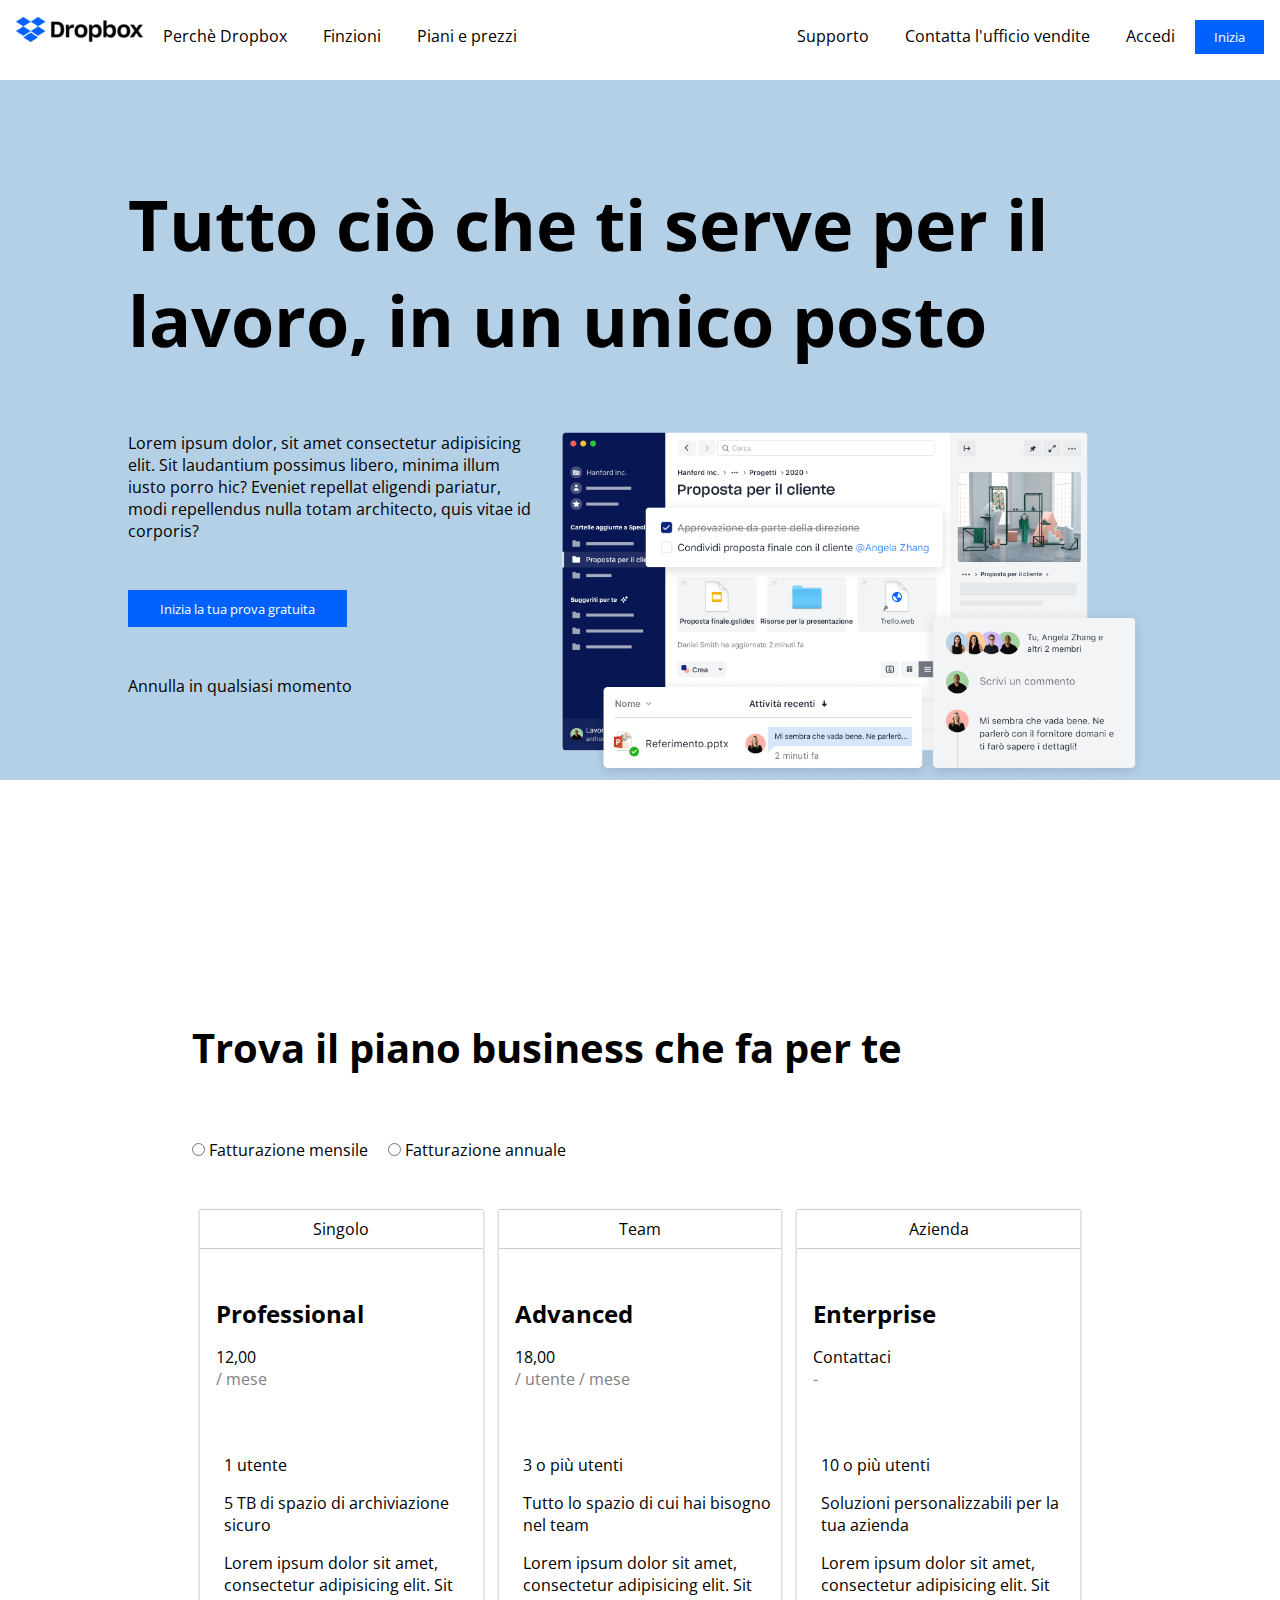
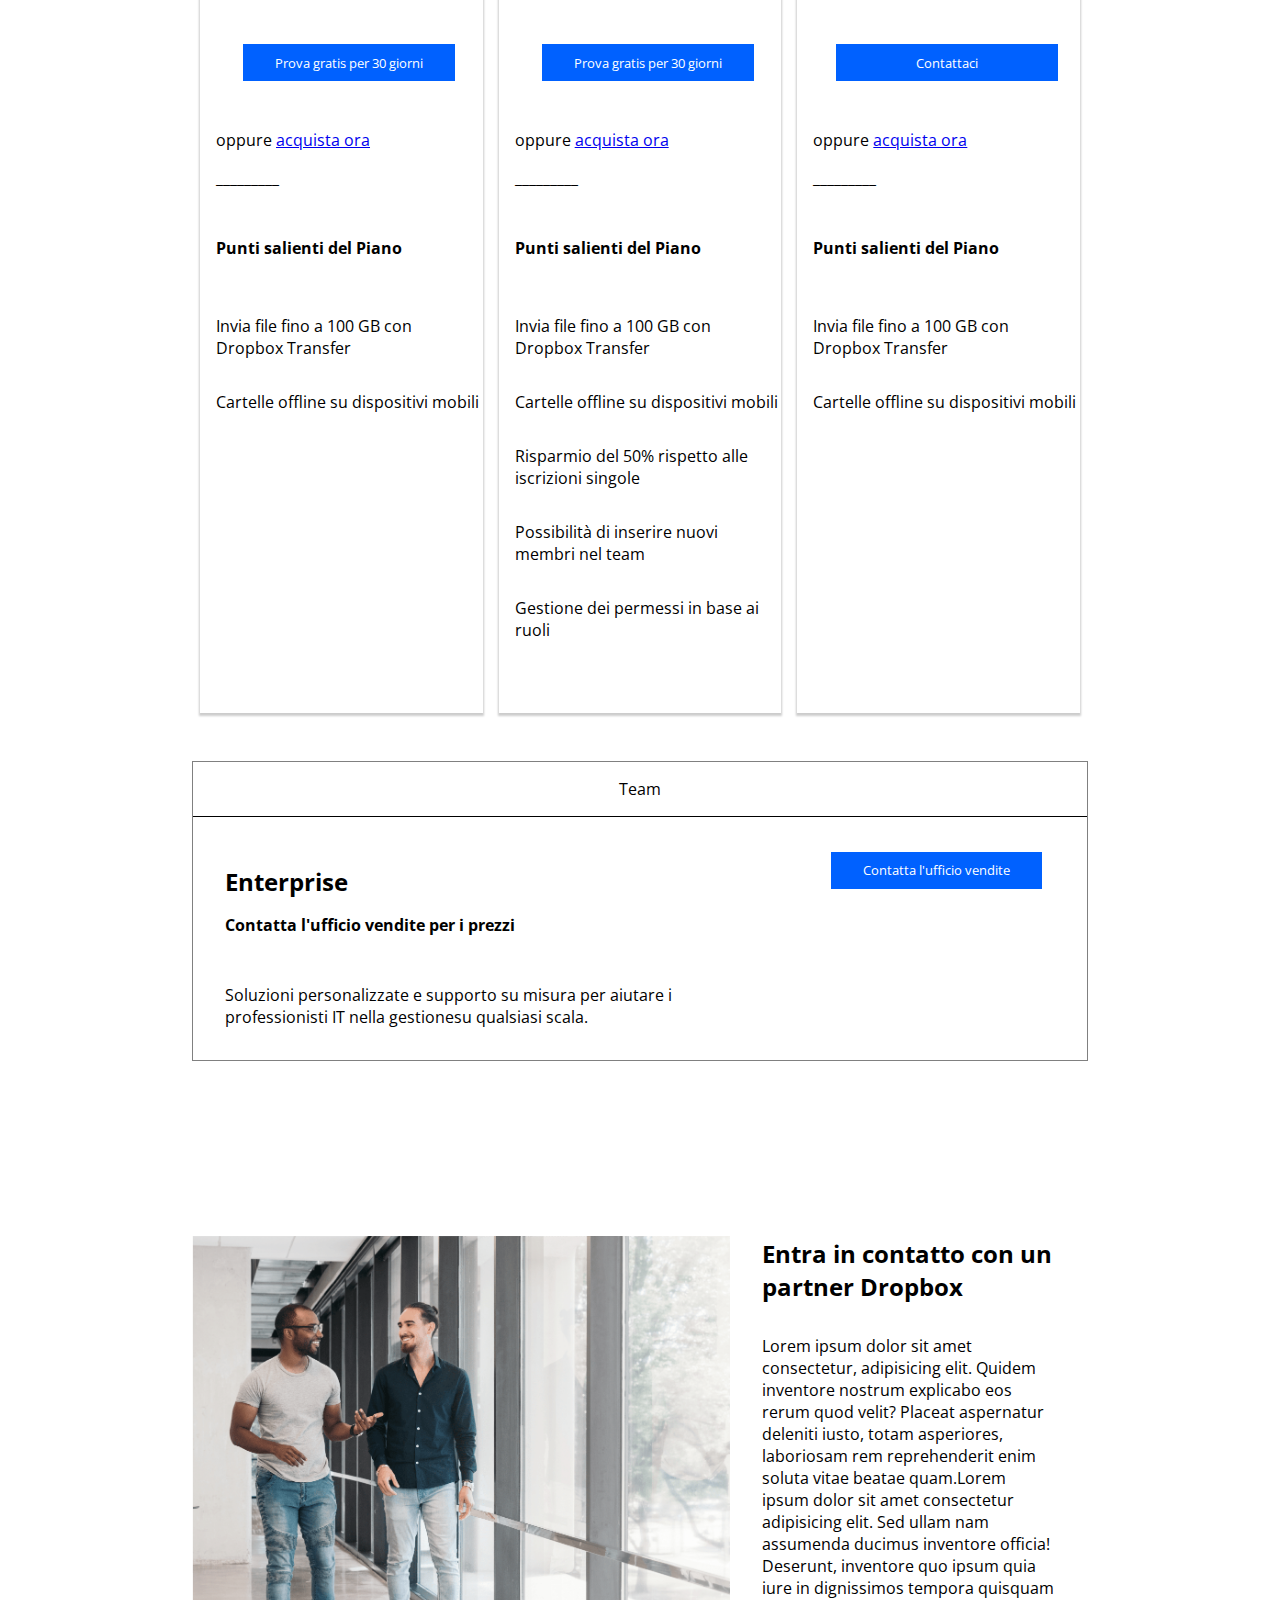
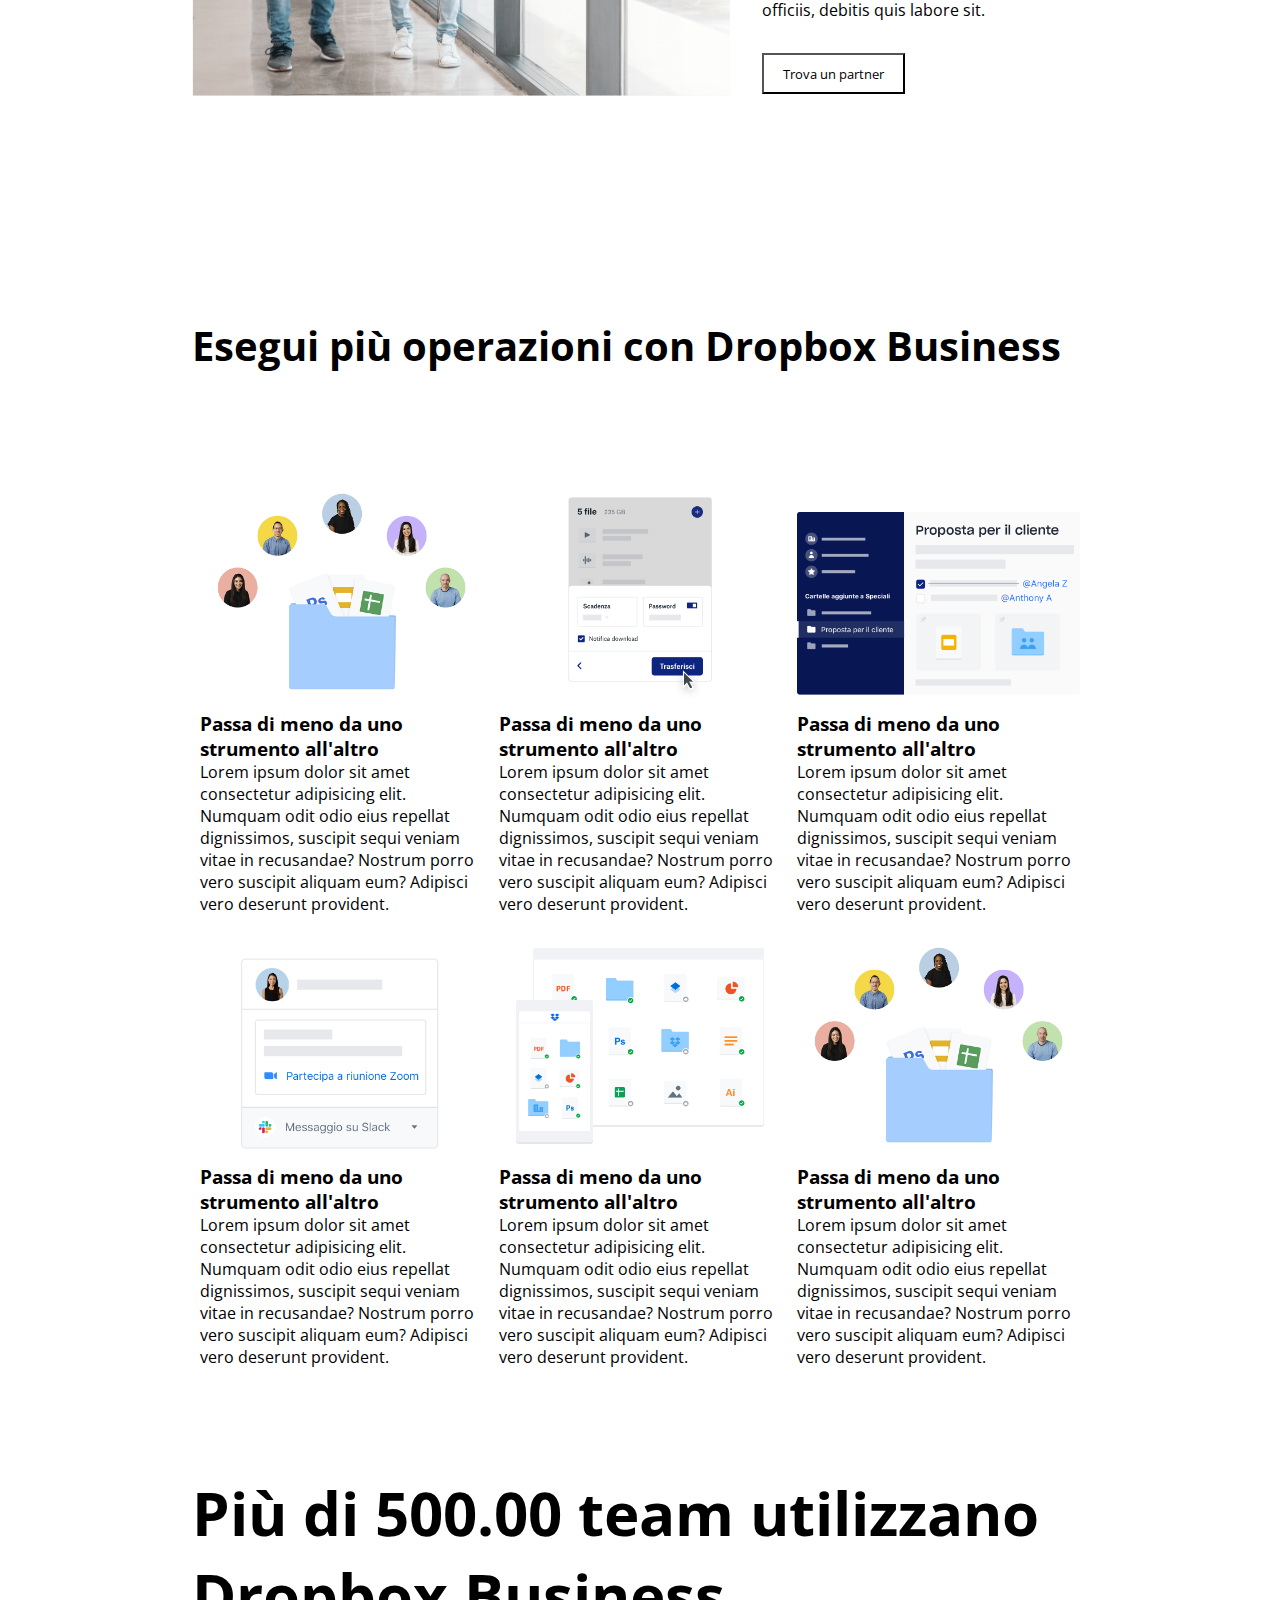
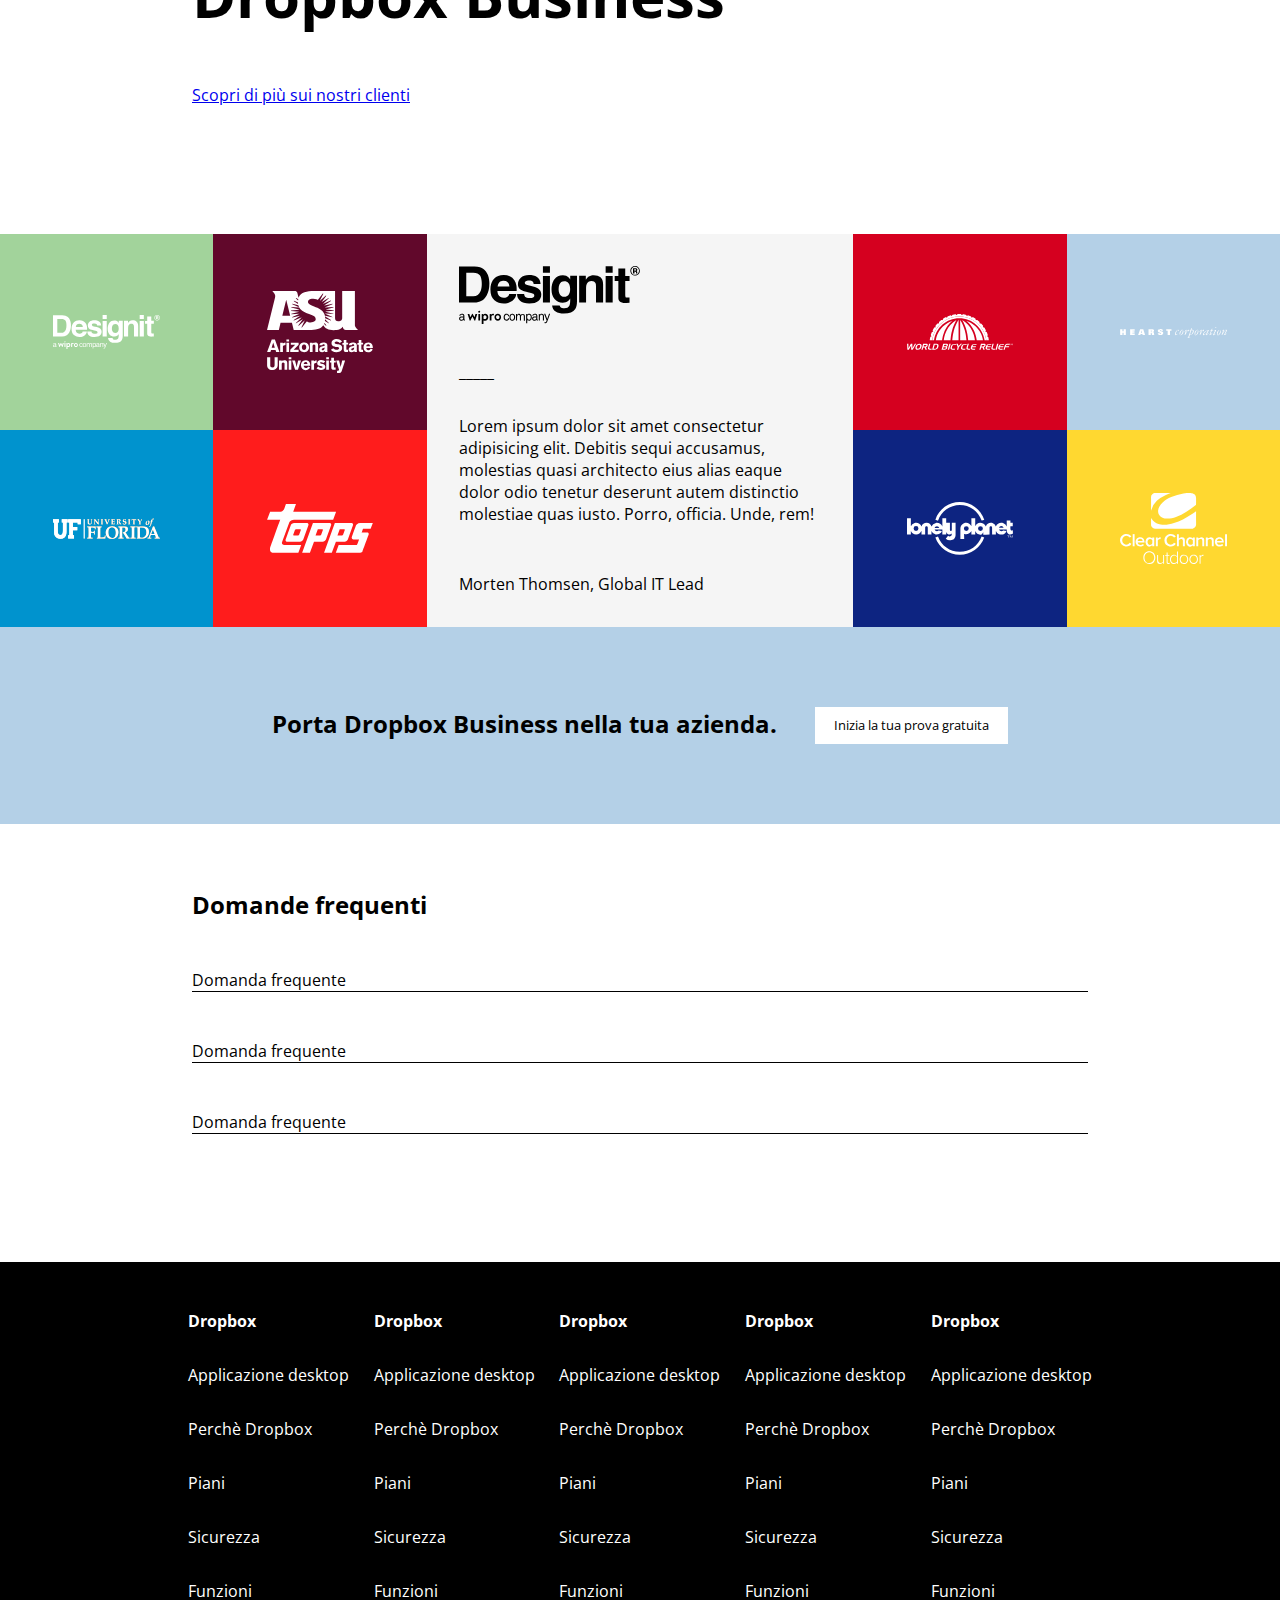
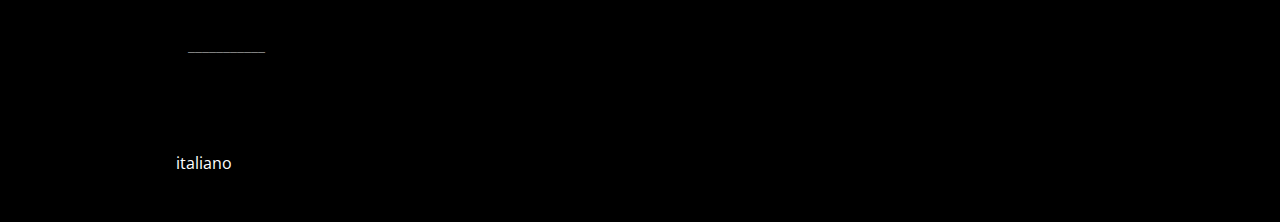
<file: index.html>
<!DOCTYPE html>
<html lang="en">

<head>
    <meta charset="UTF-8">
    <meta name="viewport" content="width=device-width, initial-scale=1.0">
    <title>Dropbox Site</title>
    <link rel="stylesheet" href="./assets/css/style.css">
    <link rel="preconnect" href="https://fonts.googleapis.com">
    <link rel="preconnect" href="https://fonts.gstatic.com" crossorigin>
    <link href="https://fonts.googleapis.com/css2?family=Open+Sans&display=swap" rel="stylesheet">
    <link rel="preconnect" href="https://fonts.googleapis.com">
    <link rel="preconnect" href="https://fonts.gstatic.com" crossorigin>
    <link href="https://fonts.googleapis.com/css2?family=Open+Sans:wght@400;800&display=swap" rel="stylesheet">
    <link rel="stylesheet" href="https://cdnjs.cloudflare.com/ajax/libs/font-awesome/6.5.1/css/all.min.css"
        integrity="sha512-DTOQO9RWCH3ppGqcWaEA1BIZOC6xxalwEsw9c2QQeAIftl+Vegovlnee1c9QX4TctnWMn13TZye+giMm8e2LwA=="
        crossorigin="anonymous" referrerpolicy="no-referrer" />
    <link rel="preconnect" href="https://fonts.googleapis.com">
    <link rel="preconnect" href="https://fonts.gstatic.com" crossorigin>
    <link href="https://fonts.googleapis.com/css2?family=Open+Sans:ital,wght@0,400;0,800;1,500&display=swap"
        rel="stylesheet">

</head>

<body class="debug">

    <header id="header-site">
        <nav>

            <div class="box-left">
                <img class="img-logo" src="./assets/img/logo-small.png" alt="">
                <a class="clean-link" href="#">Perchè Dropbox</a>
                <a class="clean-link" href="#">Finzioni</a>
                <a class="clean-link" href="#">Piani e prezzi</a>
            </div>

            <!-- box header di sinistra  -->

            <div class="box-right">

                <a class="clean-link" href="#">Supporto</a>
                <a class="clean-link" href="#">Contatta l'ufficio vendite</a>
                <a class="clean-link" href="#">Accedi</a>
                <button class="btn btn-init">Inizia</button>

                <!-- box header di destra  -->
            </div>
        </nav>

    </header>
    <!-- /#header-site -->


    <main id="main-site">

        <div class="bg-jumbotron">

            <div class="container">
                <h1>Tutto ciò che ti serve per il lavoro, in un unico posto</h1>
            </div>

            <div class="container text-jumbo">
                <div class="info-jumbo">
                    <p>Lorem ipsum dolor, sit amet consectetur adipisicing elit. Sit laudantium possimus libero, minima
                        illum iusto porro hic? Eveniet repellat eligendi pariatur, modi repellendus nulla totam
                        architecto, quis vitae id corporis?</p>
                    <div>
                        <button class="btn btn-big">Inizia la tua prova gratuita</button>
                    </div>
                    <div>Annulla in qualsiasi momento</div>

                    <div class="icon-jumbo"><i class="fa-solid fa-arrow-down"></i></div>
                </div>
                <!-- sezione text jumbotrone -->

                <img class="img-jumbo" src="./assets/img/jumbo.png" alt="">
            </div>

        </div>
        <!-- sezione jumbotrone -->

        <!-- _________________________________________________________________________ -->


        <div class="container-plan">
            <h2 class="fs-40px">Trova il piano business che fa per te</h2>

            <div class="fatturazione">
                <input type="radio" name="linguaggio" value="html" /><span> Fatturazione mensile</span>
                <span class="fatturazione"></span><input type="radio" name="linguaggio" value="css" /><span>
                    Fatturazione annuale</span></span>
            </div>


            <div class="row-plan">
                <div class="card-plane">

                    <div class="bord-title">
                        <div class="pl-title pad-t05 pad-b05"><i class="fa-solid fa-user"></i> Singolo</div>
                    </div>
                    <!-- titolo plane -->

                    <div class="box-class">
                        <div class="type-class">
                            <h2>Professional</h2>
                        </div>
                        <div><i class="fa-solid fa-euro-sign"></i> 12,00</div>
                        <div class="month">/ mese</div>

                        <div class="box-icon">
                            <div><i class="fa-solid fa-user"></i></div>
                            <div>1 utente</div>
                        </div>
                        <div class="box-icon">
                            <div><i class="fa-solid fa-folder"></i></div>
                            <div>5 TB di spazio di archiviazione sicuro</div>
                        </div>
                        <div class="box-icon">
                            <div><i class="fa-solid fa-timeline"></i></div>
                            <div> Lorem ipsum dolor sit amet,
                                consectetur
                                adipisicing elit. Sit
                            </div>
                        </div>
                        <div class="btn-plane">
                            <button class="btn btn-big">Prova gratis per 30 giorni</button>
                        </div>
                        <div>oppure <a href="#"> acquista ora</a></div>
                        <div>_________</div>
                        <div class="type-class2"><b>Punti salienti del Piano</b></div>
                        <div class="list-plane"><i class="fa-solid fa-check icon-blue"></i> Invia file fino a 100 GB
                            con
                            Dropbox Transfer</div>
                        <div class="list-plane"><i class="fa-solid fa-check icon-blue"></i> Cartelle offline su
                            dispositivi mobili
                        </div>
                    </div>
                </div>
                <!-- Piano Singolo -->



                <div class="card-plane">
                    <div class="bord-title">
                        <div class="pl-title pad-t05 pad-b05"><i class="fa-solid fa-people-group"></i> Team</div>
                    </div>
                    <!-- titolo plane -->

                    <div class="box-class">
                        <div class="type-class">
                            <h2>Advanced</h2>
                        </div>
                        <div><i class="fa-solid fa-euro-sign"></i> 18,00</div>
                        <div class="month">/ utente / mese</div>

                        <div class="box-icon">
                            <div><i class="fa-solid fa-user"></i></div>
                            <div>3 o più utenti</div>
                        </div>
                        <div class="box-icon">
                            <div><i class="fa-solid fa-folder"></i></div>
                            <div>Tutto lo spazio di cui hai bisogno nel team</div>
                        </div>
                        <div class="box-icon">
                            <div><i class="fa-solid fa-timeline"></i></div>
                            <div> Lorem ipsum dolor sit amet,
                                consectetur
                                adipisicing elit. Sit
                            </div>
                        </div>
                        <div class="btn-plane">
                            <button class="btn btn-big">Prova gratis per 30 giorni</button>
                        </div>
                        <div>oppure <a href="#"> acquista ora</a></div>
                        <div>_________</div>
                        <div class="type-class2"><b>Punti salienti del Piano</b></div>
                        <div class="list-plane"><i class="fa-solid fa-check icon-blue"></i> Invia file fino a 100 GB
                            con
                            Dropbox Transfer</div>
                        <div class="list-plane"><i class="fa-solid fa-check icon-blue"></i> Cartelle offline su
                            dispositivi mobili
                        </div>
                        <div class="list-plane"><i class="fa-solid fa-check icon-blue"></i> Risparmio del 50%
                            rispetto alle iscrizioni singole
                        </div>
                        <div class="list-plane"><i class="fa-solid fa-check icon-blue"></i> Possibilità di inserire
                            nuovi membri nel team
                        </div>
                        <div class="list-plane"><i class="fa-solid fa-check icon-blue"></i> Gestione dei permessi
                            in base ai ruoli
                        </div>
                    </div>






                </div>
                <!-- Piano Team -->



                <div class="card-plane">

                    <div class="bord-title">
                        <div class="pl-title pad-t05 pad-b05"><i class="fa-solid fa-building"></i> Azienda</div>
                    </div>
                    <!-- titolo plane -->

                    <div class="box-class">
                        <div class="type-class">
                            <h2>Enterprise</h2>
                        </div>
                        <div><i class="fa-solid fa-euro-sign"></i>Contattaci</div>
                        <div class="month">-</div>

                        <div class="box-icon">
                            <div><i class="fa-solid fa-user"></i></div>
                            <div>10 o più utenti</div>
                        </div>
                        <div class="box-icon">
                            <div><i class="fa-solid fa-folder"></i></div>
                            <div>Soluzioni personalizzabili per la tua azienda</div>
                        </div>
                        <div class="box-icon">
                            <div><i class="fa-solid fa-timeline"></i></div>
                            <div> Lorem ipsum dolor sit amet,
                                consectetur
                                adipisicing elit. Sit
                            </div>
                        </div>
                        <div class="btn-plane">
                            <button class="btn btn-big-cont ">Contattaci</button>
                        </div>
                        <div>oppure <a href="#"> acquista ora</a></div>
                        <div>_________</div>
                        <div class="type-class2"><b>Punti salienti del Piano</b></div>
                        <div class="list-plane"><i class="fa-solid fa-check icon-blue"></i> Invia file fino a 100 GB
                            con
                            Dropbox Transfer</div>
                        <div class="list-plane"><i class="fa-solid fa-check icon-blue"></i> Cartelle offline su
                            dispositivi mobili
                        </div>
                    </div>





                </div>
                <!-- Piano Azienda -->

            </div>

        </div>



        <!-- ___Corretto dopo info di Artur_______OLD______________________________________________________________ -->

        <!--
        <div class="container-small">
            <h2 class="fs-40px">Trova il piano business che fa per te</h2>

            <div class="fatturazione">
                <input type="radio" name="linguaggio" value="html" /><span> Fatturazione mensile</span>
                <span class="fatturazione"></span><input type="radio" name="linguaggio" value="css" /><span>
                    Fatturazione annuale</span></span>
            </div>
        </div> 
    -->
        <!-- sezione title planes -->
        <!--  
        <div>
            <div class="container-small ">
                <div class="row">
                    <div class="col-4 bord-title">
                        <div class="pl-title pad-t05 pad-b05"><i class="fa-solid fa-user"></i> Singolo</div>
                    </div>
                    <div class="col-4 bord-title">
                        <div class="pl-title pad-t05 pad-b05"><i class="fa-solid fa-user"></i> Singolo</div>
                    </div>
                    <div class="col-4 bord-title">
                        <div class="pl-title pad-t05 pad-b05"><i class="fa-solid fa-user"></i> Singolo</div>
                    </div>



                    <div class="col-4 bord-sw">
                        <div class="box-class">
                            <div class="type-class">
                                <h2>Professional</h2>
                            </div>
                            <div><i class="fa-solid fa-euro-sign"></i> 12,00</div>
                            <div class="month">/ mese</div>

                            <div class="box-icon">
                                <div><i class="fa-solid fa-user"></i></div>
                                <div>1 utente</div>
                            </div>
                            <div class="box-icon">
                                <div><i class="fa-solid fa-folder"></i></div>
                                <div>5 TB di spazio di archiviazione sicuro</div>
                            </div>
                            <div class="box-icon">
                                <div><i class="fa-solid fa-timeline"></i></div>
                                <div> Lorem ipsum dolor sit amet,
                                    consectetur
                                    adipisicing elit. Sit
                                    ,</div>
                            </div>
                        -->
        <!-- icone plane -->
        <!--        
        <div class="btn-plane">
            <button class="btn btn-big">Prova gratis per 30 giorni</button>
        </div>
        <div>oppure <a href="#"> acquista ora</a></div>
        <div>_________</div>
        <div class="type-class2"><b>Punti salienti del Piano</b></div>
        <div class="list-plane"><i class="fa-solid fa-check icon-blue"></i> Invia file fino a 100 GB
            con
            Dropbox Transfer</div>
        <div class="list-plane"><i class="fa-solid fa-check icon-blue"></i> Cartelle offline su
            dispositivi mobili</div>
        </div>
        </div>

        planes singolo -->


        <!-- 
        <div class="col-4 bord-sw">
            <div class="box-class">
                <div class="type-class">
                    <h2>Professional</h2>
                </div>
                <div><i class="fa-solid fa-euro-sign"></i> 12,00</div>
                <div class="month">/ mese</div>

                <div class="box-icon">
                    <div><i class="fa-solid fa-user"></i></div>
                    <div>1 utente</div>
                </div>
                <div class="box-icon">
                    <div><i class="fa-solid fa-folder"></i></div>
                    <div>5 TB di spazio di archiviazione sicuro</div>
                </div>
                <div class="box-icon">
                    <div><i class="fa-solid fa-timeline"></i></div>
                    <div> Lorem ipsum dolor sit amet,
                        consectetur
                        adipisicing elit. Sit,</div>
                </div>
                icone plane -->


        <!--         
         <div class="btn-plane">
                    <button class="btn btn-big">Prova gratis per 30 giorni</button>
                </div>
                <div>oppure <a href="#"> acquista ora</a></div>
                <div>_________</div>
                <div class="type-class2"><b>Punti salienti del Piano</b></div>
                <div class="list-plane"><i class="fa-solid fa-check icon-blue"></i> Invia file fino a 100 GB
                    con
                    Dropbox Transfer</div>
                <div class="list-plane"><i class="fa-solid fa-check icon-blue"></i> Cartelle offline su
                    dispositivi mobili</div>
            </div>
        </div>


         planes team -->


        <!-- 
        <div class="col-4 bord-sw">
            <div class="box-class">
                <div class="type-class">
                    <h2>Professional</h2>
                </div>
                <div><i class="fa-solid fa-euro-sign"></i> 12,00</div>
                <div class="month">/ mese</div>

                <div class="box-icon">
                    <div><i class="fa-solid fa-user"></i></div>
                    <div>1 utente</div>
                </div>
                <div class="box-icon">
                    <div><i class="fa-solid fa-folder"></i></div>
                    <div>5 TB di spazio di archiviazione sicuro</div>
                </div>
                <div class="box-icon">
                    <div><i class="fa-solid fa-timeline"></i></div>
                    <div> Lorem ipsum dolor sit amet,
                        consectetur
                        adipisicing elit. Sit,</div>
                </div>
                 icone plane -->


        <!--  
                
                <div class="btn-plane">
                    <button class="btn btn-big">Prova gratis per 30 giorni</button>
                </div>
                <div>oppure <a href="#"> acquista ora</a></div>
                <div>_________</div>
                <div class="type-class2"><b>Punti salienti del Piano</b></div>
                <div class="list-plane"><i class="fa-solid fa-check icon-blue"></i> Invia file fino a 100 GB
                    con
                    Dropbox Transfer</div>
                <div class="list-plane"><i class="fa-solid fa-check icon-blue"></i> Cartelle offline su
                    dispositivi mobili</div>
            </div>
        </div>

        </div>
        </div>
        </div>

        planes azienda -->


        <!-- OLD <div class="container-small planes bord-sw">



            <div class="plane  col-3">
                <div class="bord-plane">
                    <div class="pl-title pad-t05 pad-b05"><i class="fa-solid fa-user"></i> Singolo</div>
                    <div class="pad-t3 pad-b2">
                        <h2>Professional</h2>
                    </div>
                    <div><i class="fa-solid fa-euro-sign"></i> 12</div>
                    <div class="pad-b3 pad-t05 color-soft">/ mese</div>
                    <div class="pad-b2"><i class="fa-solid fa-user"></i> 1 utente</div>
                    <div class="pad-b2"><i class="fa-solid fa-folder"></i> 5 TB di spazio di archiviazione sicuro</div>
                    <div class="pad-b3"><i class="fa-solid fa-timeline"></i> Lorem ipsum dolor sit amet, consectetur
                        adipisicing elit. Sit,
                        modi!</div>
                    <button class="btn btn-plane">Prova gratis per 30 giorni</button>
                    <div class="pad-b3 pad-t2">oppure <a href="#"> acquista ora</a></div>
                    <div>_________</div>
                    <div class="pad-t3 pad-b2"><b>Punti salienti del Piano</b></div>
                    <div class="pad-b2"><i class="fa-solid fa-check icon-blue"></i> Invia file fino a 100 GB con Dropbox
                        Transfer</div>
                    <div class="pad-b3"><i class="fa-solid fa-check icon-blue"></i> Cartelle offline su dispositivi
                        mobili</div>
                </div>
            </div> 

            <div class="plane  col-3">
                <div class="bord-plane">
                    <div class="pl-title pad-t05 pad-b05"><i class="fa-solid fa-user"></i> Singolo</div>
                    <div class="pad-t3 pad-b2">
                        <h2>Professional</h2>
                    </div>
                    <div><i class="fa-solid fa-euro-sign"></i> 12</div>
                    <div class="pad-b3 pad-t05 color-soft">/ mese</div>
                    <div class="pad-b2"><i class="fa-solid fa-user"></i> 1 utente</div>
                    <div class="pad-b2"><i class="fa-solid fa-folder"></i> 5 TB di spazio di archiviazione sicuro</div>
                    <div class="pad-b3"><i class="fa-solid fa-timeline"></i> Lorem ipsum dolor sit amet, consectetur
                        adipisicing elit. Sit,
                        modi!</div>
                    <button class="btn btn-plane">Prova gratis per 30 giorni</button>
                    <div class="pad-b3 pad-t2">oppure <a href="#"> acquista ora</a></div>
                    <div>_________</div>
                    <div class="pad-t3 pad-b2"><b>Punti salienti del Piano</b></div>
                    <div class="pad-b2"><i class="fa-solid fa-check icon-blue"></i> Invia file fino a 100 GB con Dropbox
                        Transfer</div>
                    <div class="pad-b3"><i class="fa-solid fa-check icon-blue"></i> Cartelle offline su dispositivi
                        mobili</div>
                    <div class="pad-b3"><i class="fa-solid fa-check icon-blue"></i> Cartelle offline su dispositivi
                        mobili</div>
                    <div class="pad-b3"><i class="fa-solid fa-check icon-blue"></i> Cartelle offline su dispositivi
                        mobili</div>
                    <div class="pad-b3"><i class="fa-solid fa-check icon-blue"></i> Cartelle offline su dispositivi
                        mobili</div>
                </div>
            </div> 
            
            
            planes Team 


            <div class="plane col-3">
                <div class="bord-plane">
                    <div class="pl-title pad-t05 pad-b05"><i class="fa-solid fa-user"></i> Singolo</div>
                    <div class="pad-t3 pad-b2">
                        <h2>Professional</h2>
                    </div>
                    <div><i class="fa-solid fa-euro-sign"></i> 12</div>
                    <div class="pad-b3 pad-t05 color-soft">/ mese</div>
                    <div class="pad-b2"><i class="fa-solid fa-user"></i> 1 utente</div>
                    <div class="pad-b2"><i class="fa-solid fa-folder"></i> 5 TB di spazio di archiviazione sicuro</div>
                    <div class="pad-b3"><i class="fa-solid fa-timeline"></i> Lorem ipsum dolor sit amet, consectetur
                        adipisicing elit. Sit,
                        modi!</div>
                    <button class="btn btn-plane">Prova gratis per 30 giorni</button>
                    <div class="pad-b3 pad-t2">oppure <a href="#"> acquista ora</a></div>
                    <div>_________</div>
                    <div class="pad-t3 pad-b2"><b>Punti salienti del Piano</b></div>
                    <div class="pad-b2"><i class="fa-solid fa-check icon-blue"></i> Invia file fino a 100 GB con Dropbox
                        Transfer</div>
                    <div><i class="fa-solid fa-check icon-blue"></i> Cartelle offline su dispositivi
                        mobili</div>
                </div>
            </div>
      
                  planes Azienda -->

        <!-- sezione planes -->


        <!-- ________FINE ROBA VECCHIA CORRETTA_________________________________________________________________ -->


        <div class="pad-t3 pad-b3 ">
            <div class="container-small box-cta-text-tit cta-border">
                <div class="title-cta"><i class="fa-solid fa-gopuram"></i> Team</div>

                <div class="box-cta-text">
                    <div class="width-60 box-cta-text">
                        <div>
                            <h2>Enterprise</h2>
                        </div>
                        <div class="padding-bottom2">
                            <b>Contatta l'ufficio vendite per i prezzi</b>
                        </div>
                        <p>Soluzioni personalizzate e supporto su misura per aiutare i professionisti
                            IT nella gestionesu qualsiasi scala.</p>
                    </div>
                </div>
                <div class="cta-btn">
                    <button class="btn btn-big">Contatta l'ufficio vendite</button>
                </div>

            </div>
        </div>

        <!-- sezione call to action -->

        <div>
            <div class="container-small box-prtn">
                <img class="width-60" src="./assets/img/partner.png" alt="">

                <div class="width-40 box-text-partner">
                    <h2>Entra in contatto con un partner Dropbox</h2>
                    <p> Lorem ipsum dolor sit amet consectetur, adipisicing elit. Quidem inventore nostrum
                        explicabo eos
                        rerum quod velit? Placeat aspernatur deleniti iusto, totam asperiores, laboriosam rem
                        reprehenderit enim soluta vitae beatae quam.Lorem ipsum dolor sit amet consectetur
                        adipisicing
                        elit. Sed ullam nam assumenda ducimus inventore officia! Deserunt, inventore quo ipsum
                        quia iure
                        in dignissimos tempora quisquam officiis, debitis quis labore sit.</p>
                    <div>
                        <button class="btn-prtn">Trova un partner</button>
                    </div>
                </div>
            </div>
        </div>

        <!-- sezione partner -->


        <div class="container-small pad-t3 pad-b3">
            <h2 class="fs-40">Esegui più operazioni con Dropbox Business</h2>
        </div>
        <!-- sezione title operaction -->


        <div class="pad-b3">
            <div class="container-small d-f wrap">
                <div class="card">
                    <img class="logo" src="./assets/img/business-feature-switching-tools.png" alt="">
                    <h3>Passa di meno da uno strumento all'altro</h3>
                    <p>Lorem ipsum dolor sit amet consectetur adipisicing elit. Numquam odit odio eius repellat
                        dignissimos, suscipit sequi veniam vitae in recusandae? Nostrum porro vero suscipit
                        aliquam eum?
                        Adipisci vero deserunt provident.</p>
                </div>
                <div class="card">
                    <img class="logo" src="./assets/img/business-feature-send-files-it.png" alt="">
                    <h3>Passa di meno da uno strumento all'altro</h3>
                    <p>Lorem ipsum dolor sit amet consectetur adipisicing elit. Numquam odit odio eius repellat
                        dignissimos, suscipit sequi veniam vitae in recusandae? Nostrum porro vero suscipit
                        aliquam eum?
                        Adipisci vero deserunt provident.</p>
                </div>
                <div class="card">
                    <img class="logo" src="./assets/img/business-feature-coordinate-it.png" alt="">
                    <h3>Passa di meno da uno strumento all'altro</h3>
                    <p>Lorem ipsum dolor sit amet consectetur adipisicing elit. Numquam odit odio eius repellat
                        dignissimos, suscipit sequi veniam vitae in recusandae? Nostrum porro vero suscipit
                        aliquam eum?
                        Adipisci vero deserunt provident.</p>
                </div>
                <div class="card">
                    <img class="logo" src="./assets/img/business-feature-integrations-it.png" alt="">
                    <h3>Passa di meno da uno strumento all'altro</h3>
                    <p>Lorem ipsum dolor sit amet consectetur adipisicing elit. Numquam odit odio eius repellat
                        dignissimos, suscipit sequi veniam vitae in recusandae? Nostrum porro vero suscipit
                        aliquam eum?
                        Adipisci vero deserunt provident.</p>
                </div>
                <div class="card">
                    <img class="logo" src="./assets/img/business-feature-multi-device.png" alt="">
                    <h3>Passa di meno da uno strumento all'altro</h3>
                    <p>Lorem ipsum dolor sit amet consectetur adipisicing elit. Numquam odit odio eius repellat
                        dignissimos, suscipit sequi veniam vitae in recusandae? Nostrum porro vero suscipit
                        aliquam eum?
                        Adipisci vero deserunt provident.</p>
                </div>
                <div class="card">
                    <img class="logo" src="./assets/img/business-feature-switching-tools.png" alt="">
                    <h3>Passa di meno da uno strumento all'altro</h3>
                    <p>Lorem ipsum dolor sit amet consectetur adipisicing elit. Numquam odit odio eius repellat
                        dignissimos, suscipit sequi veniam vitae in recusandae? Nostrum porro vero suscipit
                        aliquam eum?
                        Adipisci vero deserunt provident.</p>
                </div>
            </div>
        </div>
        <!-- sezione operaction -->



        <div class="pad-b4">
            <div class="container-small pad-b3 pad-t4 fs-40">
                <h2>Più di 500.00 team utilizzano Dropbox Business</h2>
            </div>
            <div class="container-small pad-b4 ">
                <a href="#">Scopri di più sui nostri clienti</a>
            </div>
        </div>
        <!-- sezione title client -->

        <div class="d-f">
            <div class="col-3 d-f wrap ">

                <div class="logo-cl d-f box1">
                    <img class="logo-client" src="./assets/img/designit.svg" alt="">
                </div>

                <div class="logo-cl d-f box2">
                    <img class="logo-client" src="./assets/img/arizona_state_university.svg" alt="">
                </div>

                <div class="logo-cl d-f box3">
                    <img class="logo-client" src="./assets/img/university_of_florida.svg" alt="">
                </div>

                <div class="logo-cl d-f box4">
                    <img class="logo-client" src="./assets/img/topps.svg" alt="">
                </div>
            </div>
            <!-- left client -->

            <div class="col-3 box-central">
                <div><img class="logo-50" src="./assets/img/designit.svg" alt=""></div>
                <div class="pad-t2 pad-b2">_____</div>
                <div class="pad-b3">Lorem ipsum dolor sit amet consectetur adipisicing elit. Debitis sequi
                    accusamus,
                    molestias quasi architecto eius alias eaque dolor odio tenetur deserunt autem distinctio
                    molestiae
                    quas iusto. Porro, officia. Unde, rem!</div>
                <div>Morten Thomsen, Global IT Lead</div>
            </div>
            <!-- central client -->

            <div class="col-3 d-f wrap ">
                <div class="logo-cl d-f box5">
                    <img class="logo-client" src="./assets/img/world_bicycle_relief.svg" alt="">
                </div>
                <div class="logo-cl d-f box6">
                    <img class="logo-client" src="./assets/img/hearst_corp.svg" alt="">
                </div>
                <div class="logo-cl d-f box7">

                    <img class="logo-client" src="./assets/img/lonely_planet.svg" alt="">
                </div>
                <div class="logo-cl d-f box8">

                    <img class="logo-client" src="./assets/img/clear_channel.svg" alt="">
                </div>
            </div>

        </div>
        <!-- rigth client -->

        <!-- sezione client -->



        <section class="free">
            <div class="container-small box-free">
                <div>
                    <h2>Porta Dropbox Business nella tua azienda.</h2>
                </div>
                <div>
                    <button class="btn-free">Inizia la tua prova gratuita</button>
                </div>
            </div>
        </section>
        <!-- sezione free -->

        <section class="pad-t4 pad-b4">
            <div class="container-small pad-b4">
                <div>
                    <h2>Domande frequenti</h2>
                </div>
                <div class="box-faq">
                    <div class="answer">Domanda frequente</div>
                    <div class="arrow"><i class="fa-solid fa-chevron-down"></i></div>
                </div>

                <div class="box-faq">
                    <div class="answer">Domanda frequente</div>
                    <div class="arrow"><i class="fa-solid fa-chevron-down"></i></div>
                </div>
                <div class="box-faq">
                    <div class="answer">Domanda frequente</div>
                    <div class="arrow"><i class="fa-solid fa-chevron-down"></i></div>
                </div>
            </div>
        </section>

        <!-- sezione faq -->

    </main>
    <!-- /#main-site -->




    <footer id="footer-site">

        <div class="footer-top d-f  container ">
            <div class="d-f grow1 jc-c">
                <div>
                    <div class="pad-b2"><b>Dropbox</b></div>
                    <div class="pad-b2"><a class="clean-link-footer" href="#">Applicazione desktop</a></div>
                    <div class="pad-b2"><a class="clean-link-footer" href="#">Perchè Dropbox</a></div>
                    <div class="pad-b2"><a class="clean-link-footer" href="#">Piani</a></div>
                    <div class="pad-b2"><a class="clean-link-footer" href="#">Sicurezza</a></div>
                    <div class="pad-b2"><a class="clean-link-footer" href="#">Funzioni</a></div>
                    <div class="color-line">___________</div>
                </div>
            </div>
            <div class="d-f grow1 jc-c">
                <div>
                    <div class="pad-b2"><b>Dropbox</b></div>
                    <div class="pad-b2"><a class="clean-link-footer" href="#">Applicazione desktop</a></div>
                    <div class="pad-b2"><a class="clean-link-footer" href="#">Perchè Dropbox</a></div>
                    <div class="pad-b2"><a class="clean-link-footer" href="#">Piani</a></div>
                    <div class="pad-b2"><a class="clean-link-footer" href="#">Sicurezza</a></div>
                    <div class="pad-b2"><a class="clean-link-footer" href="#">Funzioni</a></div>
                </div>
            </div>
            <div class="d-f grow1 jc-c">
                <div>
                    <div class="pad-b2"><b>Dropbox</b></div>
                    <div class="pad-b2"><a class="clean-link-footer" href="#">Applicazione desktop</a></div>
                    <div class="pad-b2"><a class="clean-link-footer" href="#">Perchè Dropbox</a></div>
                    <div class="pad-b2"><a class="clean-link-footer" href="#">Piani</a></div>
                    <div class="pad-b2"><a class="clean-link-footer" href="#">Sicurezza</a></div>
                    <div class="pad-b2"><a class="clean-link-footer" href="#">Funzioni</a></div>
                </div>
            </div>
            <div class="d-f grow1 jc-c">
                <div>
                    <div class="pad-b2"><b>Dropbox</b></div>
                    <div class="pad-b2"><a class="clean-link-footer" href="#">Applicazione desktop</a></div>
                    <div class="pad-b2"><a class="clean-link-footer" href="#">Perchè Dropbox</a></div>
                    <div class="pad-b2"><a class="clean-link-footer" href="#">Piani</a></div>
                    <div class="pad-b2"><a class="clean-link-footer" href="#">Sicurezza</a></div>
                    <div class="pad-b2"><a class="clean-link-footer" href="#">Funzioni</a></div>
                </div>
            </div>
            <div class="d-f grow1 jc-c">
                <div>
                    <div class="pad-b2"><b>Dropbox</b></div>
                    <div class="pad-b2"><a class="clean-link-footer" href="#">Applicazione desktop</a></div>
                    <div class="pad-b2"><a class="clean-link-footer" href="#">Perchè Dropbox</a></div>
                    <div class="pad-b2"><a class="clean-link-footer" href="#">Piani</a></div>
                    <div class="pad-b2"><a class="clean-link-footer" href="#">Sicurezza</a></div>
                    <div class="pad-b2"><a class="clean-link-footer" href="#">Funzioni</a></div>
                </div>
            </div>

        </div>

        <!-- footer top -->

        <div class="footer-bot container jc-sb">
            <div><i class="fa-solid fa-earth-americas"></i> italiano <a href="" class="clean-link-footer"><i
                        class="fa-solid fa-caret-up"></i></a> </div>

        </div>

        <!-- footer bootom -->

    </footer>
    <!-- /#footer-site -->

</body>

</html>
</file>
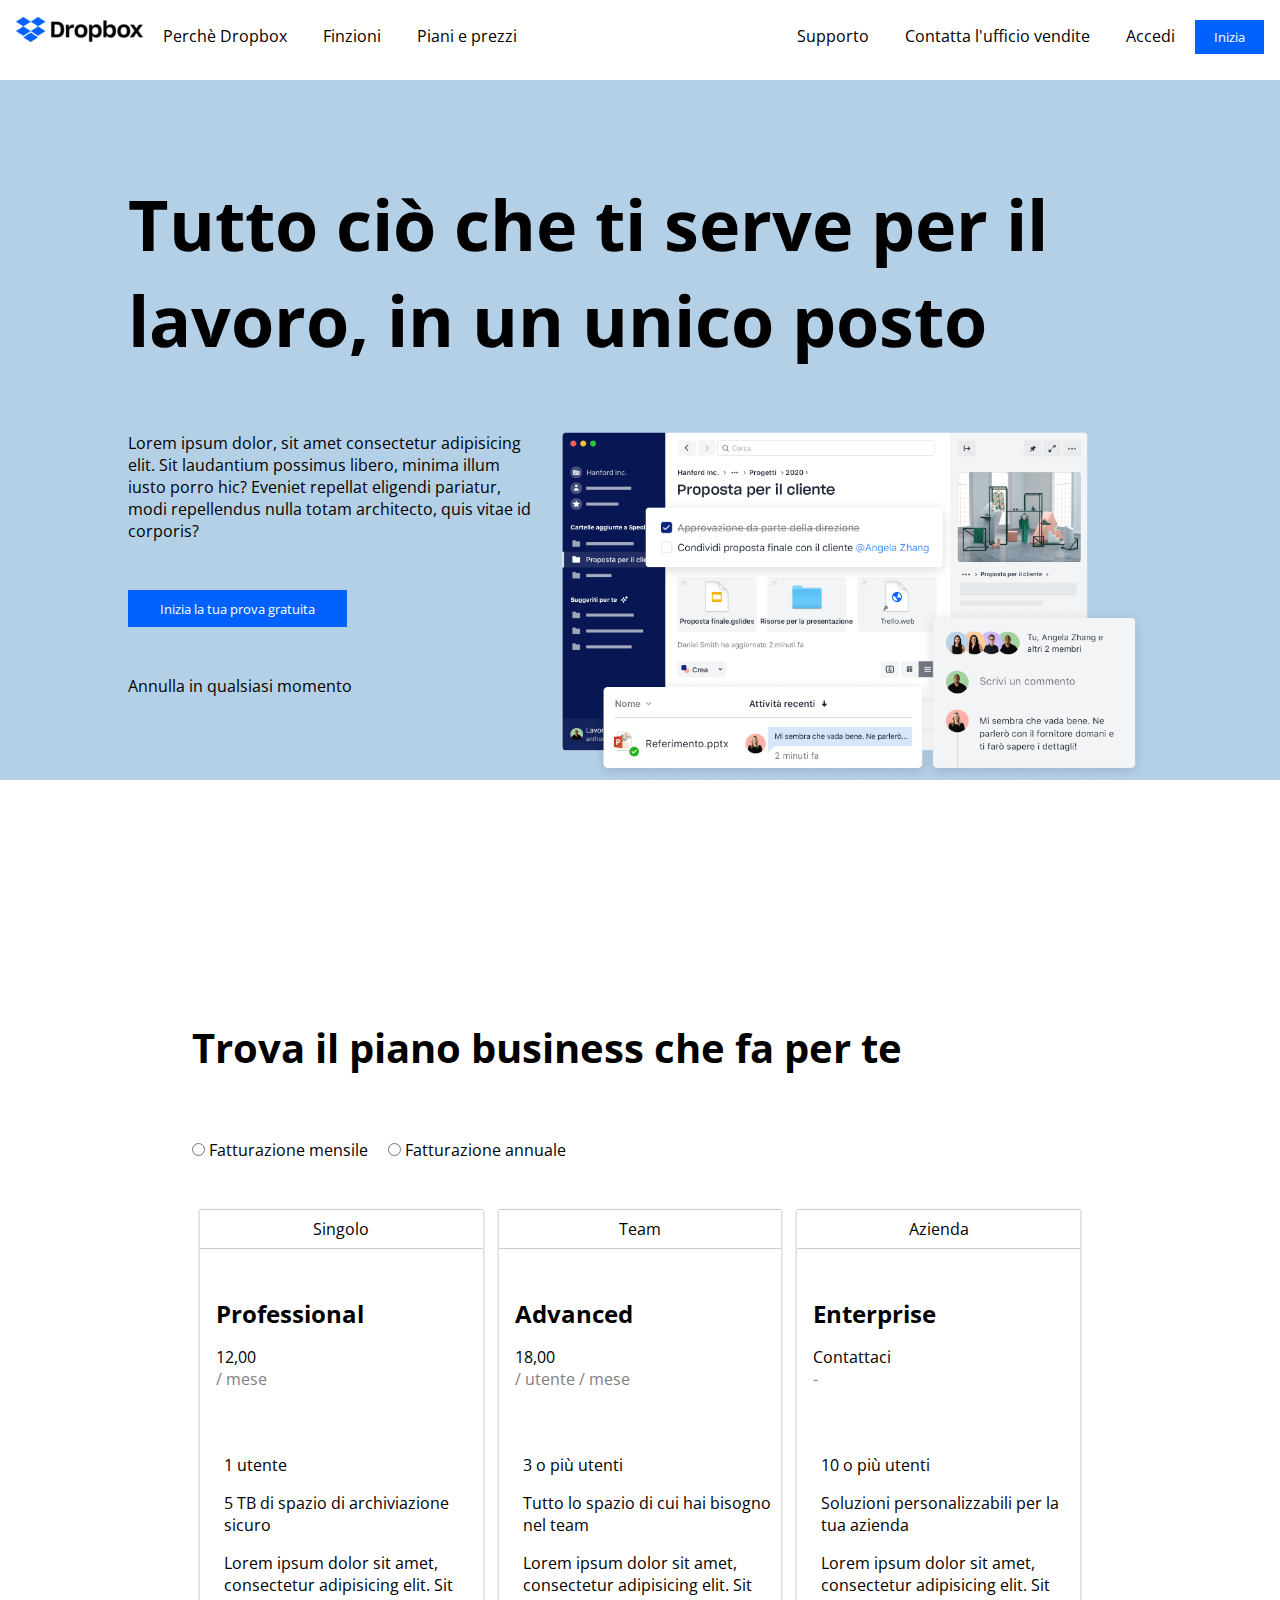
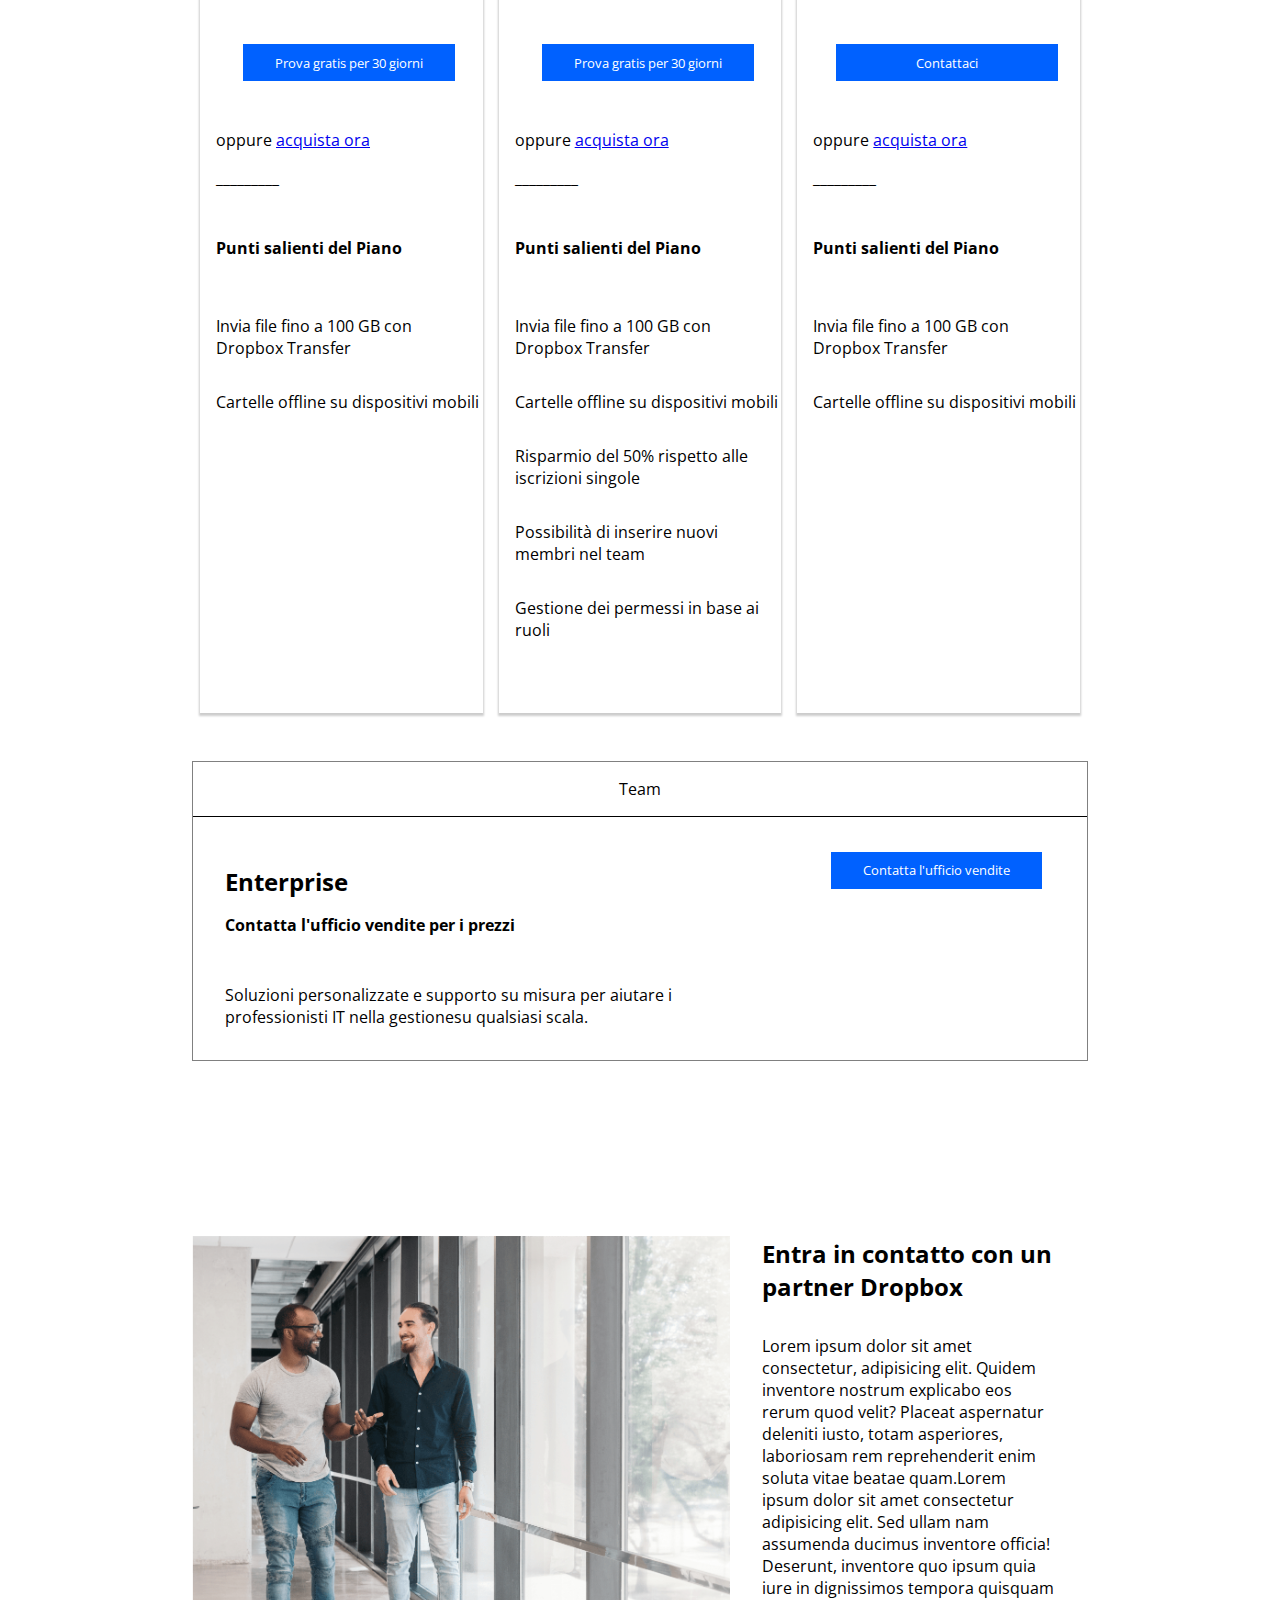
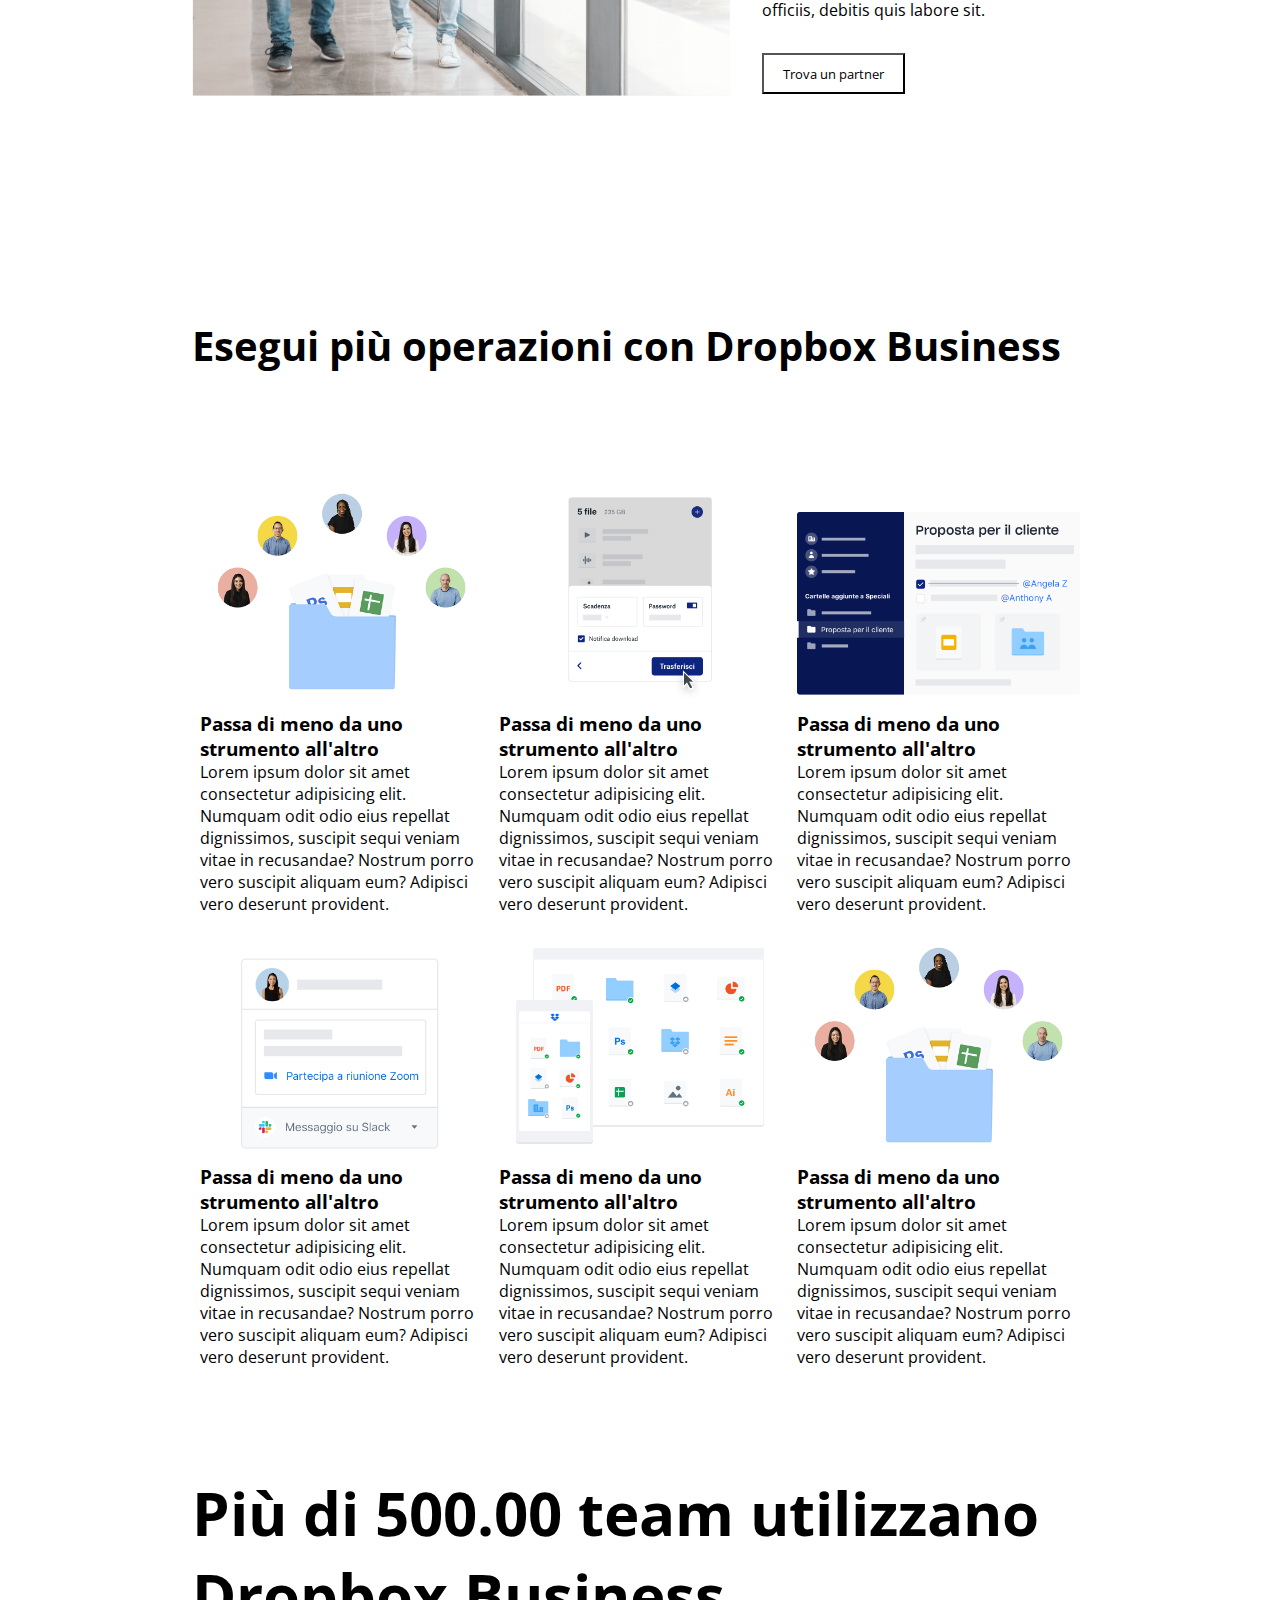
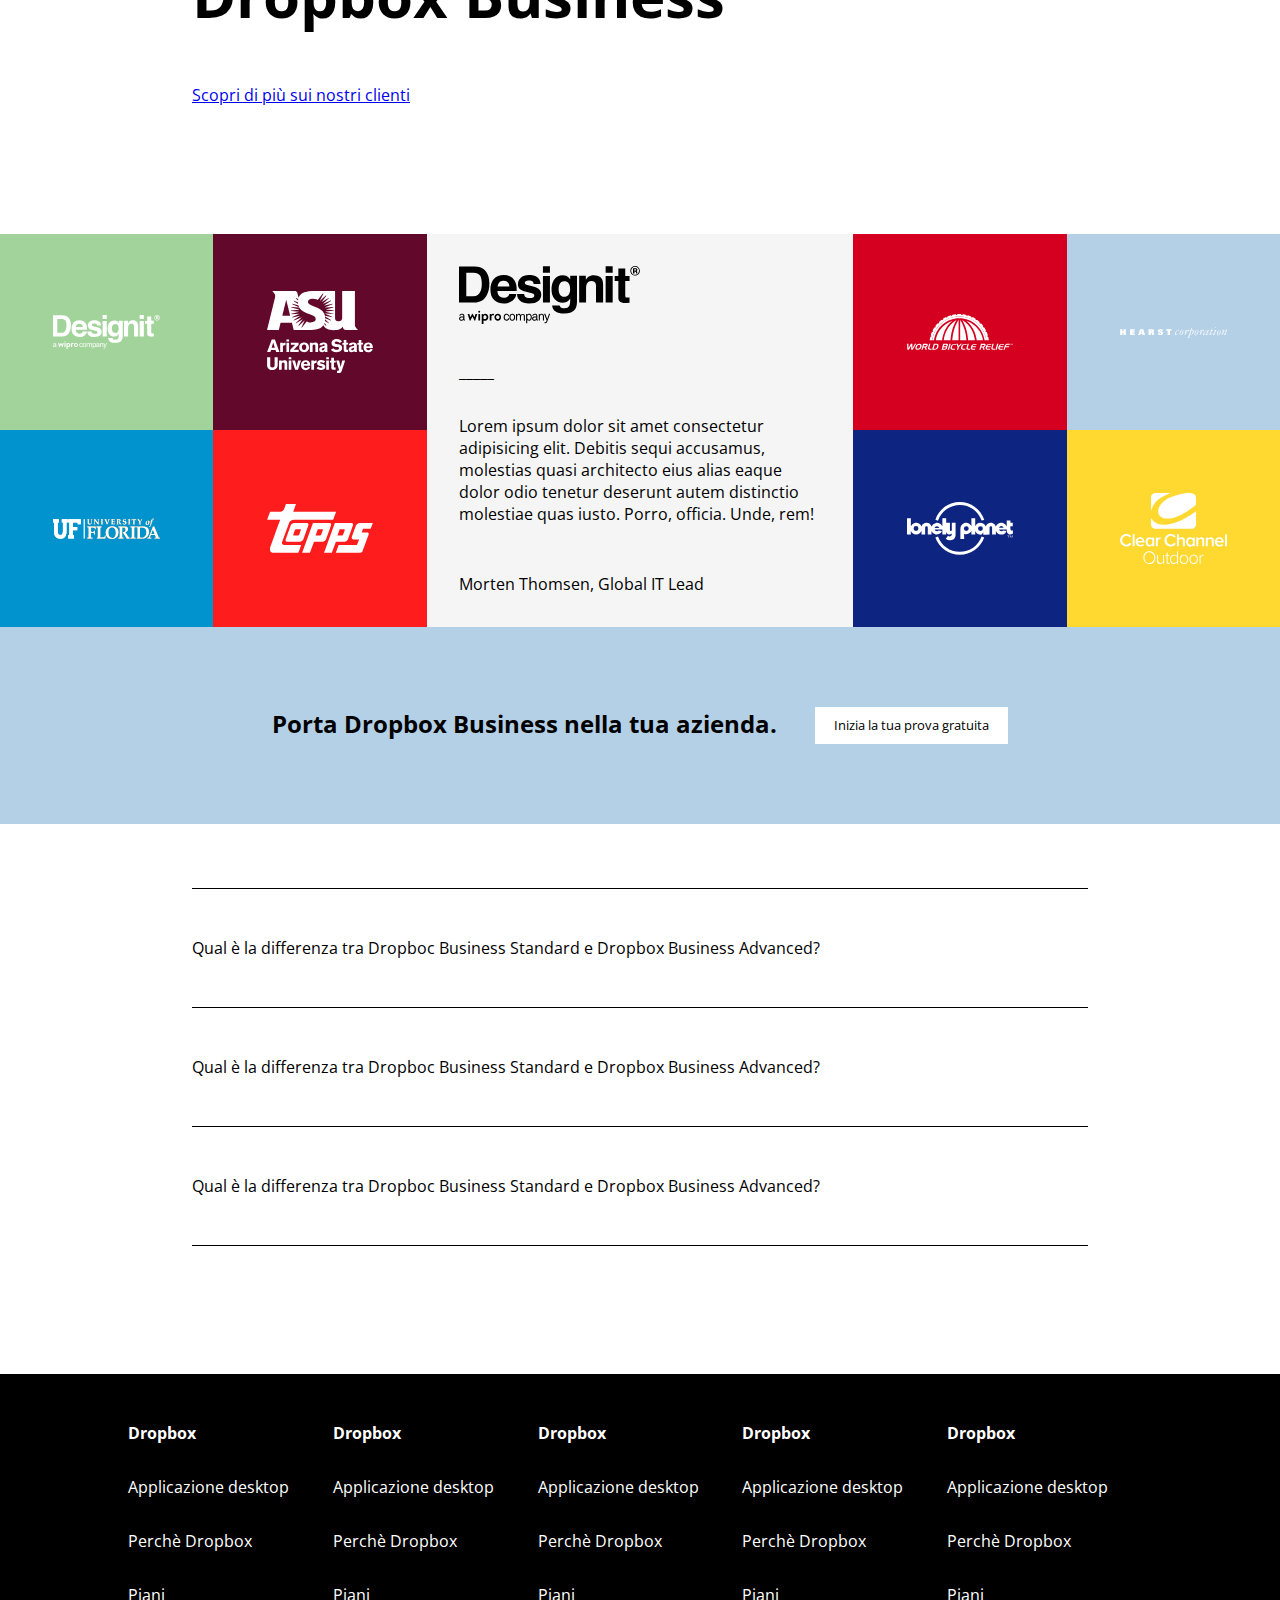
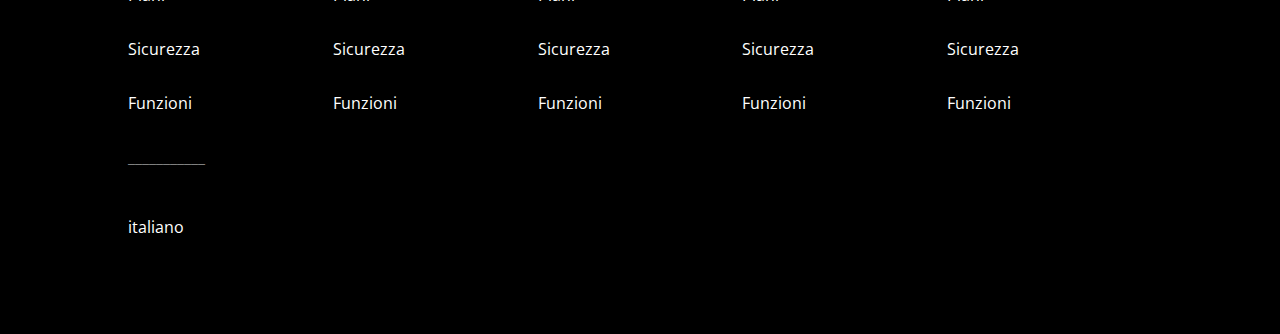
<file: bonus/index.html>
<!DOCTYPE html>
<html lang="en">

<head>
    <meta charset="UTF-8">
    <meta name="viewport" content="width=device-width, initial-scale=1.0">
    <title>Dropbox Site</title>
    <link rel="stylesheet" href="./assets/css/style.css">
    <link rel="preconnect" href="https://fonts.googleapis.com">
    <link rel="preconnect" href="https://fonts.gstatic.com" crossorigin>
    <link href="https://fonts.googleapis.com/css2?family=Open+Sans&display=swap" rel="stylesheet">
    <link rel="preconnect" href="https://fonts.googleapis.com">
    <link rel="preconnect" href="https://fonts.gstatic.com" crossorigin>
    <link href="https://fonts.googleapis.com/css2?family=Open+Sans:wght@400;800&display=swap" rel="stylesheet">
    <link rel="stylesheet" href="https://cdnjs.cloudflare.com/ajax/libs/font-awesome/6.5.1/css/all.min.css"
        integrity="sha512-DTOQO9RWCH3ppGqcWaEA1BIZOC6xxalwEsw9c2QQeAIftl+Vegovlnee1c9QX4TctnWMn13TZye+giMm8e2LwA=="
        crossorigin="anonymous" referrerpolicy="no-referrer" />
    <link rel="preconnect" href="https://fonts.googleapis.com">
    <link rel="preconnect" href="https://fonts.gstatic.com" crossorigin>
    <link href="https://fonts.googleapis.com/css2?family=Open+Sans:ital,wght@0,400;0,800;1,500&display=swap"
        rel="stylesheet">

</head>

<body class="debug scroll">

    <header id="header-site">
        <nav>

            <div class="box-left">
                <img class="img-logo" src="./assets/img/logo-small.png" alt="">
                <a class="clean-link" href="#">Perchè Dropbox</a>
                <a class="clean-link" href="#">Finzioni</a>
                <a class="clean-link" href="#">Piani e prezzi</a>
            </div>

            <!-- box header di sinistra  -->

            <div class="box-right">

                <a class="clean-link" href="#">Supporto</a>
                <a class="clean-link" href="#">Contatta l'ufficio vendite</a>
                <a class="clean-link" href="#">Accedi</a>
                <button class="btn btn-init">Inizia</button>

                <!-- box header di destra  -->
            </div>
        </nav>

    </header>
    <!-- /#header-site -->


    <main id="main-site">

        <div class="bg-jumbotron">

            <div class="container">
                <h1>Tutto ciò che ti serve per il lavoro, in un unico posto</h1>
            </div>

            <div class="container text-jumbo">
                <div class="info-jumbo">
                    <p>Lorem ipsum dolor, sit amet consectetur adipisicing elit. Sit laudantium possimus libero, minima
                        illum iusto porro hic? Eveniet repellat eligendi pariatur, modi repellendus nulla totam
                        architecto, quis vitae id corporis?</p>
                    <div>
                        <button class="btn btn-big">Inizia la tua prova gratuita</button>
                    </div>
                    <div>Annulla in qualsiasi momento</div>


                    <a href="#piano-business" class="icon-jumbo"><i class="fa-solid fa-arrow-down"></i></a>


                </div>
                <!-- sezione text jumbotrone -->

                <img class="img-jumbo" src="./assets/img/jumbo.png" alt="">
            </div>

        </div>
        <!-- sezione jumbotrone -->

        <!-- _________________________________________________________________________ -->


        <div class="container-plan">
            <div class="">

                <h2 id="piano-business" class="fs-40px">Trova il piano business che fa per te</h2>


                <div class="fatturazione">
                    <input type="radio" name="linguaggio" value="html" /><span> Fatturazione mensile</span>
                    <span class="fatturazione"></span><input type="radio" name="linguaggio" value="css" /><span>
                        Fatturazione annuale</span></span>
                </div>


                <div class="row-plan">
                    <div class="card-plane">

                        <div class="bord-title">
                            <div class="pl-title pad-t05 pad-b05"><i class="fa-solid fa-user"></i> Singolo</div>
                        </div>
                        <!-- titolo plane -->

                        <div class="box-class">
                            <div class="type-class">
                                <h2>Professional</h2>
                            </div>
                            <div><i class="fa-solid fa-euro-sign"></i> 12,00</div>
                            <div class="month">/ mese</div>

                            <div class="box-icon">
                                <div><i class="fa-solid fa-user"></i></div>
                                <div>1 utente</div>
                            </div>
                            <div class="box-icon">
                                <div><i class="fa-solid fa-folder"></i></div>
                                <div>5 TB di spazio di archiviazione sicuro</div>
                            </div>
                            <div class="box-icon">
                                <div><i class="fa-solid fa-timeline"></i></div>
                                <div> Lorem ipsum dolor sit amet,
                                    consectetur
                                    adipisicing elit. Sit
                                </div>
                            </div>
                            <div class="btn-plane">
                                <button class="btn btn-big">Prova gratis per 30 giorni</button>
                            </div>
                            <div>oppure <a href="#"> acquista ora</a></div>
                            <div>_________</div>
                            <div class="type-class2"><b>Punti salienti del Piano</b></div>
                            <div class="list-plane"><i class="fa-solid fa-check icon-blue"></i> Invia file fino a 100 GB
                                con
                                Dropbox Transfer</div>
                            <div class="list-plane"><i class="fa-solid fa-check icon-blue"></i> Cartelle offline su
                                dispositivi mobili
                            </div>
                        </div>
                    </div>
                    <!-- Piano Singolo -->



                    <div class="card-plane">
                        <div class="bord-title">
                            <div class="pl-title pad-t05 pad-b05"><i class="fa-solid fa-people-group"></i> Team</div>
                        </div>
                        <!-- titolo plane -->

                        <div class="box-class">
                            <div class="type-class">
                                <h2>Advanced</h2>
                            </div>
                            <div><i class="fa-solid fa-euro-sign"></i> 18,00</div>
                            <div class="month">/ utente / mese</div>

                            <div class="box-icon">
                                <div><i class="fa-solid fa-user"></i></div>
                                <div>3 o più utenti</div>
                            </div>
                            <div class="box-icon">
                                <div><i class="fa-solid fa-folder"></i></div>
                                <div>Tutto lo spazio di cui hai bisogno nel team</div>
                            </div>
                            <div class="box-icon">
                                <div><i class="fa-solid fa-timeline"></i></div>
                                <div> Lorem ipsum dolor sit amet,
                                    consectetur
                                    adipisicing elit. Sit
                                </div>
                            </div>
                            <div class="btn-plane">
                                <button class="btn btn-big">Prova gratis per 30 giorni</button>
                            </div>
                            <div>oppure <a href="#"> acquista ora</a></div>
                            <div>_________</div>
                            <div class="type-class2"><b>Punti salienti del Piano</b></div>
                            <div class="list-plane"><i class="fa-solid fa-check icon-blue"></i> Invia file fino a 100 GB
                                con
                                Dropbox Transfer</div>
                            <div class="list-plane"><i class="fa-solid fa-check icon-blue"></i> Cartelle offline su
                                dispositivi mobili
                            </div>
                            <div class="list-plane"><i class="fa-solid fa-check icon-blue"></i> Risparmio del 50%
                                rispetto alle iscrizioni singole
                            </div>
                            <div class="list-plane"><i class="fa-solid fa-check icon-blue"></i> Possibilità di inserire
                                nuovi membri nel team
                            </div>
                            <div class="list-plane"><i class="fa-solid fa-check icon-blue"></i> Gestione dei permessi
                                in base ai ruoli
                            </div>
                        </div>
                    </div>
                    <!-- Piano Team -->



                    <div class="card-plane">

                        <div class="bord-title">
                            <div class="pl-title pad-t05 pad-b05"><i class="fa-solid fa-building"></i> Azienda</div>
                        </div>
                        <!-- titolo plane -->

                        <div class="box-class">
                            <div class="type-class">
                                <h2>Enterprise</h2>
                            </div>
                            <div><i class="fa-solid fa-euro-sign"></i>Contattaci</div>
                            <div class="month">-</div>

                            <div class="box-icon">
                                <div><i class="fa-solid fa-user"></i></div>
                                <div>10 o più utenti</div>
                            </div>
                            <div class="box-icon">
                                <div><i class="fa-solid fa-folder"></i></div>
                                <div>Soluzioni personalizzabili per la tua azienda</div>
                            </div>
                            <div class="box-icon">
                                <div><i class="fa-solid fa-timeline"></i></div>
                                <div> Lorem ipsum dolor sit amet,
                                    consectetur
                                    adipisicing elit. Sit
                                </div>
                            </div>
                            <div class="btn-plane">
                                <button class="btn btn-big-cont ">Contattaci</button>
                            </div>
                            <div>oppure <a href="#"> acquista ora</a></div>
                            <div>_________</div>
                            <div class="type-class2"><b>Punti salienti del Piano</b></div>
                            <div class="list-plane"><i class="fa-solid fa-check icon-blue"></i> Invia file fino a 100 GB
                                con
                                Dropbox Transfer</div>
                            <div class="list-plane"><i class="fa-solid fa-check icon-blue"></i> Cartelle offline su
                                dispositivi mobili
                            </div>
                        </div>
                    </div>
                    <!-- Piano Azienda -->
                </div>
            </div>
        </div>


        <!-- Section planes -->



        <div class="pad-t3 pad-b3 ">
            <div class="container-small box-cta-text-tit cta-border">
                <div class="title-cta"><i class="fa-solid fa-gopuram"></i> Team</div>

                <div class="box-cta-text">
                    <div class="width-60 box-cta-text">
                        <div>
                            <h2>Enterprise</h2>
                        </div>
                        <div class="padding-bottom2">
                            <b>Contatta l'ufficio vendite per i prezzi</b>
                        </div>
                        <p>Soluzioni personalizzate e supporto su misura per aiutare i professionisti
                            IT nella gestionesu qualsiasi scala.</p>
                    </div>
                </div>
                <div class="cta-btn">
                    <button class="btn btn-big">Contatta l'ufficio vendite</button>
                </div>

            </div>
        </div>

        <!-- sezione call to action -->

        <div>
            <div class="container-small box-prtn">
                <img class="width-60" src="./assets/img/partner.png" alt="">

                <div class="width-40 box-text-partner">
                    <h2>Entra in contatto con un partner Dropbox</h2>
                    <p> Lorem ipsum dolor sit amet consectetur, adipisicing elit. Quidem inventore nostrum
                        explicabo eos
                        rerum quod velit? Placeat aspernatur deleniti iusto, totam asperiores, laboriosam rem
                        reprehenderit enim soluta vitae beatae quam.Lorem ipsum dolor sit amet consectetur
                        adipisicing
                        elit. Sed ullam nam assumenda ducimus inventore officia! Deserunt, inventore quo ipsum
                        quia iure
                        in dignissimos tempora quisquam officiis, debitis quis labore sit.</p>
                    <div>
                        <button class="btn-prtn">Trova un partner</button>
                    </div>
                </div>
            </div>
        </div>

        <!-- sezione partner -->


        <div class="container-small pad-t3 pad-b3">
            <h2 class="fs-40">Esegui più operazioni con Dropbox Business</h2>
        </div>
        <!-- sezione title operaction -->


        <div class="pad-b3">
            <div class="container-small d-f wrap">
                <div class="card">
                    <img class="logo" src="./assets/img/business-feature-switching-tools.png" alt="">
                    <h3>Passa di meno da uno strumento all'altro</h3>
                    <p>Lorem ipsum dolor sit amet consectetur adipisicing elit. Numquam odit odio eius repellat
                        dignissimos, suscipit sequi veniam vitae in recusandae? Nostrum porro vero suscipit
                        aliquam eum?
                        Adipisci vero deserunt provident.</p>
                </div>
                <div class="card">
                    <img class="logo" src="./assets/img/business-feature-send-files-it.png" alt="">
                    <h3>Passa di meno da uno strumento all'altro</h3>
                    <p>Lorem ipsum dolor sit amet consectetur adipisicing elit. Numquam odit odio eius repellat
                        dignissimos, suscipit sequi veniam vitae in recusandae? Nostrum porro vero suscipit
                        aliquam eum?
                        Adipisci vero deserunt provident.</p>
                </div>
                <div class="card">
                    <img class="logo" src="./assets/img/business-feature-coordinate-it.png" alt="">
                    <h3>Passa di meno da uno strumento all'altro</h3>
                    <p>Lorem ipsum dolor sit amet consectetur adipisicing elit. Numquam odit odio eius repellat
                        dignissimos, suscipit sequi veniam vitae in recusandae? Nostrum porro vero suscipit
                        aliquam eum?
                        Adipisci vero deserunt provident.</p>
                </div>
                <div class="card">
                    <img class="logo" src="./assets/img/business-feature-integrations-it.png" alt="">
                    <h3>Passa di meno da uno strumento all'altro</h3>
                    <p>Lorem ipsum dolor sit amet consectetur adipisicing elit. Numquam odit odio eius repellat
                        dignissimos, suscipit sequi veniam vitae in recusandae? Nostrum porro vero suscipit
                        aliquam eum?
                        Adipisci vero deserunt provident.</p>
                </div>
                <div class="card">
                    <img class="logo" src="./assets/img/business-feature-multi-device.png" alt="">
                    <h3>Passa di meno da uno strumento all'altro</h3>
                    <p>Lorem ipsum dolor sit amet consectetur adipisicing elit. Numquam odit odio eius repellat
                        dignissimos, suscipit sequi veniam vitae in recusandae? Nostrum porro vero suscipit
                        aliquam eum?
                        Adipisci vero deserunt provident.</p>
                </div>
                <div class="card">
                    <img class="logo" src="./assets/img/business-feature-switching-tools.png" alt="">
                    <h3>Passa di meno da uno strumento all'altro</h3>
                    <p>Lorem ipsum dolor sit amet consectetur adipisicing elit. Numquam odit odio eius repellat
                        dignissimos, suscipit sequi veniam vitae in recusandae? Nostrum porro vero suscipit
                        aliquam eum?
                        Adipisci vero deserunt provident.</p>
                </div>
            </div>
        </div>
        <!-- sezione operaction -->



        <div class="pad-b4">
            <div class="container-small pad-b3 pad-t4 fs-40">
                <h2>Più di 500.00 team utilizzano Dropbox Business</h2>
            </div>
            <div class="container-small pad-b4 ">
                <a href="#">Scopri di più sui nostri clienti</a>
            </div>
        </div>
        <!-- sezione title client -->

        <div class="d-f">
            <div class="col-3 d-f wrap ">

                <div class="logo-cl d-f box1">
                    <img class="logo-client" src="./assets/img/designit.svg" alt="">
                </div>

                <div class="logo-cl d-f box2">
                    <img class="logo-client" src="./assets/img/arizona_state_university.svg" alt="">
                </div>

                <div class="logo-cl d-f box3">
                    <img class="logo-client" src="./assets/img/university_of_florida.svg" alt="">
                </div>

                <div class="logo-cl d-f box4">
                    <img class="logo-client" src="./assets/img/topps.svg" alt="">
                </div>
            </div>
            <!-- left client -->

            <div class="col-3 box-central">
                <div><img class="logo-50" src="./assets/img/designit.svg" alt=""></div>
                <div class="pad-t2 pad-b2">_____</div>
                <div class="pad-b3">Lorem ipsum dolor sit amet consectetur adipisicing elit. Debitis sequi
                    accusamus,
                    molestias quasi architecto eius alias eaque dolor odio tenetur deserunt autem distinctio
                    molestiae
                    quas iusto. Porro, officia. Unde, rem!</div>
                <div>Morten Thomsen, Global IT Lead</div>
            </div>
            <!-- central client -->

            <div class="col-3 d-f wrap ">
                <div class="logo-cl d-f box5">
                    <img class="logo-client" src="./assets/img/world_bicycle_relief.svg" alt="">
                </div>
                <div class="logo-cl d-f box6">
                    <img class="logo-client" src="./assets/img/hearst_corp.svg" alt="">
                </div>
                <div class="logo-cl d-f box7">

                    <img class="logo-client" src="./assets/img/lonely_planet.svg" alt="">
                </div>
                <div class="logo-cl d-f box8">

                    <img class="logo-client" src="./assets/img/clear_channel.svg" alt="">
                </div>
            </div>

        </div>
        <!-- rigth client -->

        <!-- sezione client -->



        <section class="free">
            <div class="container-small box-free">
                <div>
                    <h2>Porta Dropbox Business nella tua azienda.</h2>
                </div>
                <div>
                    <button class="btn-free">Inizia la tua prova gratuita</button>
                </div>
            </div>
        </section>
        <!-- sezione free -->

        <section class="pad-t4 pad-b4">
            <div class="container-small pad-b4">
                <div class="box-faq1">
                    <div class="box-faq">
                        <div class="answer1">Qual è la differenza tra Dropboc Business Standard e Dropbox Business
                            Advanced? </div>
                        <div class="arrow1"><i class="fa-solid fa-chevron-down risposta"></i></div>
                    </div>
                    <div id="response1">Lorem ipsum dolor sit amet consectetur, adipisicing elit. Labore excepturi quia
                        saepe beatae possimus odio corporis nisi error, alias dolores
                        quis tenetur ad recusandae aliquid fugiat dignissimos itaque? Dicta, quia!
                    </div>
                </div>
                <!-- faq 1 -->


                <div class="box-faq2">
                    <div class="box-faq">
                        <div class="answer1">Qual è la differenza tra Dropboc Business Standard e Dropbox Business
                            Advanced? </div>
                        <div class="arrow1"><i class="fa-solid fa-chevron-down risposta"></i></div>
                    </div>
                    <div id="response1">Lorem ipsum dolor sit amet consectetur, adipisicing elit. Labore excepturi quia
                        saepe beatae possimus odio corporis nisi error, alias dolores
                        quis tenetur ad recusandae aliquid fugiat dignissimos itaque? Dicta, quia!
                    </div>
                </div>
                <!-- faq 2 -->



                <div class="box-faq2">
                    <div class="box-faq">
                        <div class="answer1">Qual è la differenza tra Dropboc Business Standard e Dropbox Business
                            Advanced? </div>
                        <div class="arrow1"><i class="fa-solid fa-chevron-down risposta"></i></div>
                    </div>
                    <div id="response1">Lorem ipsum dolor sit amet consectetur, adipisicing elit. Labore excepturi quia
                        saepe beatae possimus odio corporis nisi error, alias dolores
                        quis tenetur ad recusandae aliquid fugiat dignissimos itaque? Dicta, quia!
                    </div>
                </div>
                <!-- faq 3 -->

            </div>
        </section>

        <!-- sezione faq -->

    </main>
    <!-- /#main-site -->




    <footer id="footer-site">

        <div class="footer-top ">
            <div class="container box-footer">
                <div class="footer-list">
                    <div>
                        <div class="pad-b2"><b>Dropbox</b></div>
                        <div class="pad-b2"><a class="clean-link-footer" href="#">Applicazione desktop</a></div>
                        <div class="pad-b2"><a class="clean-link-footer" href="#">Perchè Dropbox</a></div>
                        <div class="pad-b2"><a class="clean-link-footer" href="#">Piani</a></div>
                        <div class="pad-b2"><a class="clean-link-footer" href="#">Sicurezza</a></div>
                        <div class="pad-b2"><a class="clean-link-footer" href="#">Funzioni</a></div>
                        <div class="color-line">___________</div>
                    </div>
                </div>
                <div class="footer-list">
                    <div>
                        <div class="pad-b2"><b>Dropbox</b></div>
                        <div class="pad-b2"><a class="clean-link-footer" href="#">Applicazione desktop</a></div>
                        <div class="pad-b2"><a class="clean-link-footer" href="#">Perchè Dropbox</a></div>
                        <div class="pad-b2"><a class="clean-link-footer" href="#">Piani</a></div>
                        <div class="pad-b2"><a class="clean-link-footer" href="#">Sicurezza</a></div>
                        <div class="pad-b2"><a class="clean-link-footer" href="#">Funzioni</a></div>
                    </div>
                </div>
                <div class="footer-list">
                    <div>
                        <div class="pad-b2"><b>Dropbox</b></div>
                        <div class="pad-b2"><a class="clean-link-footer" href="#">Applicazione desktop</a></div>
                        <div class="pad-b2"><a class="clean-link-footer" href="#">Perchè Dropbox</a></div>
                        <div class="pad-b2"><a class="clean-link-footer" href="#">Piani</a></div>
                        <div class="pad-b2"><a class="clean-link-footer" href="#">Sicurezza</a></div>
                        <div class="pad-b2"><a class="clean-link-footer" href="#">Funzioni</a></div>
                    </div>
                </div>
                <div class="footer-list">
                    <div>
                        <div class="pad-b2"><b>Dropbox</b></div>
                        <div class="pad-b2"><a class="clean-link-footer" href="#">Applicazione desktop</a></div>
                        <div class="pad-b2"><a class="clean-link-footer" href="#">Perchè Dropbox</a></div>
                        <div class="pad-b2"><a class="clean-link-footer" href="#">Piani</a></div>
                        <div class="pad-b2"><a class="clean-link-footer" href="#">Sicurezza</a></div>
                        <div class="pad-b2"><a class="clean-link-footer" href="#">Funzioni</a></div>
                    </div>
                </div>
                <div class="footer-list">
                    <div>
                        <div class="pad-b2"><b>Dropbox</b></div>
                        <div class="pad-b2"><a class="clean-link-footer" href="#">Applicazione desktop</a></div>
                        <div class="pad-b2"><a class="clean-link-footer" href="#">Perchè Dropbox</a></div>
                        <div class="pad-b2"><a class="clean-link-footer" href="#">Piani</a></div>
                        <div class="pad-b2"><a class="clean-link-footer" href="#">Sicurezza</a></div>
                        <div class="pad-b2"><a class="clean-link-footer" href="#">Funzioni</a></div>
                    </div>
                </div>
            </div>

            <!-- footer top -->

            <div class="footer-bot container">
                <div><i class="fa-solid fa-earth-americas"></i> italiano <a href="" class="clean-link-footer"><i
                            class="fa-solid fa-caret-up"></i></a> </div>

            </div>

            <!-- footer bootom -->

        </div>

    </footer>
    <!-- /#footer-site -->

</body>

</html>
</file>
<file: assets/css/style.css>
/* #region Rule for All_______________________________________________________________*/

* {
    margin: 0;
    padding: 0;
    box-sizing: border-box;
    font-family: 'Open Sans', sans-serif;
}

:root {
    --db-primary: #0061ffFF;
    --db-dark: #000000FF;
    --db-secondary: #b4d0e7FF;
    --db-light: #ffffffFF;
    --db-box1: #a2d39bFF;
}

h1 {
    font-family: 'Open Sans', sans-serif;
    font-size: 70px;
    padding-bottom: 4rem;
    padding-top: 6rem;
}




/* #endregion Rule for All_______________________________________________________________*/




/* #region Debug_______________________________________________________________*/

/*

.debug #footer-site {
    background-color: rgb(0, 0, 0);
    height: 100px;
}

.debug .color {
    background-color: red;
    height: 100px;
}

.debug .card {}

.debug [class^="col-"]{
    min-height: 300px;
}

 
* {
    border: 1px dashed black;
}
*/


/* #endregion Debug_______________________________________________________________*/



/* #region Utilities_______________________________________________________________*/

.container {
    width: 80%;
    margin: auto;
    max-width: 1440px;
}

.container-small {
    width: 70%;
    margin: auto;
    max-width: 1200px;

}



.clean-link {
    text-decoration: none;
    color: var(--db-dark);
    padding: 0 1rem;
}

.clean-link-footer {
    text-decoration: none;
    color: var(--db-light);
    padding: 1rem 0;
}

.btn {
    background-color: var(--db-primary);
    color: var(--db-light);
    border: none;
}

.btn-big {
    padding: 0.6rem 2rem;
}

.btn-big-cont{
    padding: 0.6rem 5rem;
}

.btn-prtn {
    padding: 0.6rem 1.2rem;
    background-color: var(--db-light);
}

.btn-free {
    padding: 0.6rem 1.2rem;
    background-color: var(--db-light);
    border: none;
}

.btn-init {
    padding: 0.5rem 1.2rem;
}

.row {
    display: flex;
    flex-wrap: wrap;
    margin 0 -1rem;
}

.col-4 {
    width: calc((100% / 12) * 4);
}



/*
[class^="col-"]{
    padding: 1rem;
}
*/

.pl-title {
    text-align: center;

}

.bord-title {
    border-top: 1px solid rgba(128, 128, 128, 0.393);
    border-bottom: 1px solid rgba(128, 128, 128, 0.393);  
}

.bord-sw {
    box-shadow: 0px 2px 2px 1px rgb(0 0 0 / 20%);
    padding: 1rem;
}

.width-60 {
    width: 60%;
}

.width-40 {
    width: 40%;
}

.padding-bottom2 {
    padding-bottom: 2rem;
}

.color-line{
    color: grey;
}

.col-3 {
    width: calc((100% / 12) * 4);
}








.d-f {
    display: flex;
}

.jc-c {
    justify-content: center;
}

.jc-sb {
    justify-content: space-between;
    padding: 2rem;
}

.ai-c {
    align-items: center;
}









.column-gap1 {
    flex-direction: column;
}




.icon-blue {
    color: blue;
}



.bord-plane {
    padding-left: 1rem;
    padding-right: 1rem;
    padding-top: 0;

}





.grow1 {
    flex-grow: 1;
}

.grow2 {
    flex-grow: 2;
}



.ta-c {
    text-align: center;
}

.logo {
    width: 100%;

}

.logo-cl {
    width: 50%;
    height: 50%;
}

.logo-50 {
    width: 50%;
}



/* #endregion Utilities_______________________________________________________________*/


/* #region Misure Padding_______________________________________________________________*/

.padding1 {
    padding: 1rem;
}


.pad-b05 {
    padding-bottom: 0.5rem;
}

.pad-t05 {
    padding-top: 0.5rem;
}

.pad-b1 {
    padding-bottom: 1rem;
}

.pad-t1 {
    padding-top: 1rem;
}

.pad-b2 {
    padding-bottom: 2rem;
}

.pad-t2 {
    padding-top: 2rem;
}

.pad-b3 {
    padding-bottom: 3rem;
}

.pad-t3 {
    padding-top: 3rem;
}

.pad-b4 {
    padding-bottom: 4rem;
}

.pad-t4 {
    padding-top: 4rem;
}

.wrap {
    flex-wrap: wrap;
}

/* #endregion Misure Padding_______________________________________________________________*/



/* #region header_______________________________________________________________*/

#header-site {
    background-color: var(--db-light);
    height: 80px;
}

nav {
    display: flex;
    justify-content: space-between;
    align-items: center;
    flex-wrap: wrap;
    padding: 1rem;
    line-height: 40px;
}

.img-logo {
    
}

.box-left {
    align-items: center;
    align-content: center;
}

.logo-header {
    width: 100%;
    display: inline;

}

/* #endregion header_______________________________________________________________*/



/* #region main_______________________________________________________________*/



/* #region sezione jumbotrone */

.bg-jumbotron {
    background-color: var(--db-secondary);
    height: 700px;
}

.text-jumbo {
    display: flex;
    justify-content: center;
}

.info-jumbo {
    display: flex;
    flex-direction: column;
    gap: 3rem;
}

.img-jumbo {
    width: 60%;
}

.icon-jumbo {
    font-size: 300%;
}


/* #endregion sezione jumbotrone*/


/* #region sezione planes */

.container-plan {
    width: 70%;
    margin: auto;
    max-width: 1200px;
    margin-top: 15rem;

}

.row-plan {
    display: flex;
    gap: 1rem;
    justify-content: center;
}

.card-plane {
    width: calc((100% / 12) * 4 - 1rem);
    box-shadow: 0px 2px 2px 1px rgb(0 0 0 / 20%);
    padding-bottom: 4rem;
}

.fs-40px {
    font-family: 'Open Sans', sans-serif;
    font-size: 40px;
    
    padding-bottom: 3rem;
}

.fs-40 {
    font-family: 'Open Sans', sans-serif;
    font-size: 40px;
    padding-top: 3rem;
    padding-bottom: 3rem;
}

.fatturazione {
    padding: 1rem 0;
    padding-right: 1rem;
    margin-bottom: 2rem;
}

.box-class {
    display: flex;
    flex-direction: column;
    gap: 1rem;
    padding-left: 1rem;
}

.type-class {
    padding-top: 3rem;
}

.month {
    margin-top: -1rem;
    padding-bottom: 3rem;
    color: gray;
}

.box-icon {
    display: flex;
    gap: 0.5rem;
}

.btn-plane {
    text-align: center;
    padding: 2rem 1rem;
}

.list-plane {
    padding: 0.5rem 0;
}

.type-class2 {
    padding: 2rem 0;
}

.planes {
    display: flex;
    padding-bottom: 3rem;
}

.plane {
    border-left: 1px solid black;
    padding-bottom: 5rem;
    border-bottom: 1px solid black;
    width: 100%;
}


/* #endregion sezione planes */

.title-cta {
    padding-bottom: 1rem;
    padding-top: 1rem;
    text-align: center;
    border-bottom: 1px solid black;
}

.box-cta {
    display: flex;
    box-shadow: 0px 2px 2px 1px rgb(0 0 0 / 20%);
    padding: 2rem;
}

.box-cta-text-tit {
    display: flex;
    flex-direction: column;
    gap: 1rem;
    position: relative;
        
}

.box-cta-text {
    display: flex;
    flex-direction: column;
    gap: 1rem;
    padding: 1rem;
    
}

.cta-border{
    border: 1px solid grey;

}
    

.cta-btn {
    text-align: end;
position: absolute;
top: 30%;
right: 5%;
}


/* sezione call to action */

.box-prtn {
    display: flex;
    align-items: center;
    padding: 6rem 0;
}

.box-text-partner {
    display: flex;
    flex-direction: column;
    gap: 2rem;
    padding: 2rem;
}


/* sezione partner */

.card {
    width: 33.33%;
    padding: 0.5rem;
}


/* sezione operation */

.card-cl {
    width: 33.33%;
}

.card-cl1 {
    width: 33.33%;
    padding: 1rem;
    background-color: rgb(233, 233, 233);
}

.logo-cl {
    width: 50%;
    height: 50%;
}

.logo-client {
    width: 50%;
    color: var(--db-light);
    filter: invert();
    align-items: center;
    margin: auto;
}

.box1 {
    align-items: center;
    background-color: var(--db-box1);
}

.box2 {
    align-items: center;
    background-color: #61082bFF;
}

.box3 {
    align-items: center;
    background-color: #0093ceFF;
}

.box4 {
    align-items: center;
    background-color: #ff1c1cFF;
}

.box-central {
    background-color: #f5f5f5FF;
    padding: 2rem;
}



/* sezione client */

.free {
    background-color: var(--db-secondary);
}

.box-free {
    display: flex;
    justify-content: space-between;
    padding: 5rem;

}

.box5 {
    align-items: center;
    background-color: #d5001fFF;
}

.box6 {
    align-items: center;
    background-color: #b4d0e7FF;
}

.box7 {
    align-items: center;
    background-color: #0d2481FF;
}

.box8 {
    align-items: center;
    background-color: #ffd830FF;
}

/* sezione free */

.box-faq {
    display: flex;
    justify-content: space-between;
    border-bottom: 1px solid black;
    padding-top: 3rem;
    
}


/* #endregion main_______________________________________________________________*/




/* #region footer_______________________________________________________________*/

#footer-site {
    background-color: rgb(0, 0, 0);
    color: var(--db-light);
}


.footer-top,
.footer-bot {
    color: var(--db-light);
    padding: 3rem;
}


/*
div> {
    font-size: 20px;
}*/



/* #endregion footer_______________________________________________________________*/
</file>
<file: bonus/assets/css/style.css>
/* #region Rule for All_______________________________________________________________*/

* {
    margin: 0;
    padding: 0;
    box-sizing: border-box;
    font-family: 'Open Sans', sans-serif;
}

:root {
    --db-primary: #0061ffFF;
    --db-dark: #000000FF;
    --db-secondary: #b4d0e7FF;
    --db-light: #ffffffFF;
    --db-box1: #a2d39bFF;
}

h1 {
    font-family: 'Open Sans', sans-serif;
    font-size: 70px;
    padding-bottom: 4rem;
    padding-top: 6rem;
}




/* #endregion Rule for All_______________________________________________________________*/




/* #region Debug_______________________________________________________________*/

/*

.debug #footer-site {
    background-color: rgb(0, 0, 0);
    height: 100px;
}

.debug .color {
    background-color: red;
    height: 100px;
}

.debug .card {}

.debug [class^="col-"]{
    min-height: 300px;
}

 
* {
    border: 1px dashed black;
}
*/


/* #endregion Debug_______________________________________________________________*/



/* #region Utilities_______________________________________________________________*/

.container {
    width: 80%;
    margin: auto;
    max-width: 1440px;
}

.container-small {
    width: 70%;
    margin: auto;
    max-width: 1200px;

}



.clean-link {
    text-decoration: none;
    color: var(--db-dark);
    padding: 0 1rem;
}

.clean-link-footer {
    text-decoration: none;
    color: var(--db-light);
    padding: 1rem 0;
}

.btn {
    background-color: var(--db-primary);
    color: var(--db-light);
    border: none;
}

.btn-big {
    padding: 0.6rem 2rem;
}

.btn-big-cont {
    padding: 0.6rem 5rem;
}

.btn-prtn {
    padding: 0.6rem 1.2rem;
    background-color: var(--db-light);
}

.btn-free {
    padding: 0.6rem 1.2rem;
    background-color: var(--db-light);
    border: none;
}

.btn-init {
    padding: 0.5rem 1.2rem;
}

.row {
    display: flex;
    flex-wrap: wrap;
    margin 0 -1rem;
}

.col-4 {
    width: calc((100% / 12) * 4);
}



/*
[class^="col-"]{
    padding: 1rem;
}
*/

.pl-title {
    text-align: center;

}

.bord-title {
    border-top: 1px solid rgba(128, 128, 128, 0.393);
    border-bottom: 1px solid rgba(128, 128, 128, 0.393);
}

.bord-sw {
    box-shadow: 0px 2px 2px 1px rgb(0 0 0 / 20%);
    padding: 1rem;
}

.width-60 {
    width: 60%;
}

.width-40 {
    width: 40%;
}

.padding-bottom2 {
    padding-bottom: 2rem;
}

.color-line {
    color: grey;
}

.col-3 {
    width: calc((100% / 12) * 4);
}








.d-f {
    display: flex;
}

.jc-c {
    justify-content: center;
}

.jc-sb {
    justify-content: space-between;
    padding: 2rem;
}

.ai-c {
    align-items: center;
}









.column-gap1 {
    flex-direction: column;
}




.icon-blue {
    color: blue;
}



.bord-plane {
    padding-left: 1rem;
    padding-right: 1rem;
    padding-top: 0;

}





.grow1 {
    flex-grow: 1;
}

.grow2 {
    flex-grow: 2;
}



.ta-c {
    text-align: center;
}

.logo {
    width: 100%;

}

.logo-cl {
    width: 50%;
    height: 50%;
}

.logo-50 {
    width: 50%;
}



/* #endregion Utilities_______________________________________________________________*/


/* #region Misure Padding_______________________________________________________________*/

.padding1 {
    padding: 1rem;
}


.pad-b05 {
    padding-bottom: 0.5rem;
}

.pad-t05 {
    padding-top: 0.5rem;
}

.pad-b1 {
    padding-bottom: 1rem;
}

.pad-t1 {
    padding-top: 1rem;
}

.pad-b2 {
    padding-bottom: 2rem;
}

.pad-t2 {
    padding-top: 2rem;
}

.pad-b3 {
    padding-bottom: 3rem;
}

.pad-t3 {
    padding-top: 3rem;
}

.pad-b4 {
    padding-bottom: 4rem;
}

.pad-t4 {
    padding-top: 4rem;
}

.wrap {
    flex-wrap: wrap;
}

/* #endregion Misure Padding_______________________________________________________________*/



/* #region header_______________________________________________________________*/

#header-site {
    background-color: var(--db-light);
    height: 80px;
}

nav {
    display: flex;
    justify-content: space-between;
    align-items: center;
    flex-wrap: wrap;
    padding: 1rem;
    line-height: 40px;
}

.img-logo {}

.box-left {
    align-items: center;
    align-content: center;
}

.logo-header {
    width: 100%;
    display: inline;
}

/* #endregion header_______________________________________________________________*/



/* #region main_______________________________________________________________*/



/* #region sezione jumbotrone */

.scroll {


    scroll-behavior: ;

}

.bg-jumbotron {
    background-color: var(--db-secondary);
    height: 700px;
}

.text-jumbo {
    display: flex;
    justify-content: center;

}

.info-jumbo {
    display: flex;
    flex-direction: column;
    gap: 3rem;
}

.img-jumbo {
    width: 60%;
}

.icon-jumbo {
    font-size: 300%;
    text-decoration: none;
    color: black;
}


/* #endregion sezione jumbotrone*/


/* #region sezione planes */

#piano-business {}


.container-plan {
    width: 70%;
    margin: auto;
    max-width: 1200px;
    margin-top: 15rem;

}

.row-plan {
    display: flex;
    gap: 1rem;
    justify-content: center;
}

.card-plane {
    width: calc((100% / 12) * 4 - 1rem);
    box-shadow: 0px 2px 2px 1px rgb(0 0 0 / 20%);
    padding-bottom: 4rem;
}

.fs-40px {
    font-family: 'Open Sans', sans-serif;
    font-size: 40px;

    padding-bottom: 3rem;
}

.fs-40 {
    font-family: 'Open Sans', sans-serif;
    font-size: 40px;
    padding-top: 3rem;
    padding-bottom: 3rem;
}

.fatturazione {
    padding: 1rem 0;
    padding-right: 1rem;
    margin-bottom: 2rem;
}

.box-class {
    display: flex;
    flex-direction: column;
    gap: 1rem;
    padding-left: 1rem;
}

.type-class {
    padding-top: 3rem;
}

.month {
    margin-top: -1rem;
    padding-bottom: 3rem;
    color: gray;
}

.box-icon {
    display: flex;
    gap: 0.5rem;
}

.btn-plane {
    text-align: center;
    padding: 2rem 1rem;
}

.list-plane {
    padding: 0.5rem 0;
}

.type-class2 {
    padding: 2rem 0;
}

.planes {
    display: flex;
    padding-bottom: 3rem;
}

.plane {
    border-left: 1px solid black;
    padding-bottom: 5rem;
    border-bottom: 1px solid black;
    width: 100%;
}


/* #endregion sezione planes */

.title-cta {
    padding-bottom: 1rem;
    padding-top: 1rem;
    text-align: center;
    border-bottom: 1px solid black;
}

.box-cta {
    display: flex;
    box-shadow: 0px 2px 2px 1px rgb(0 0 0 / 20%);
    padding: 2rem;
}

.box-cta-text-tit {
    display: flex;
    flex-direction: column;
    gap: 1rem;
    position: relative;

}

.box-cta-text {
    display: flex;
    flex-direction: column;
    gap: 1rem;
    padding: 1rem;

}

.cta-border {
    border: 1px solid grey;

}


.cta-btn {
    text-align: end;
    position: absolute;
    top: 30%;
    right: 5%;
}


/* sezione call to action */

.box-prtn {
    display: flex;
    align-items: center;
    padding: 6rem 0;
}

.box-text-partner {
    display: flex;
    flex-direction: column;
    gap: 2rem;
    padding: 2rem;
}


/* sezione partner */

.card {
    width: 33.33%;
    padding: 0.5rem;
}


/* sezione operation */

.card-cl {
    width: 33.33%;
}

.card-cl1 {
    width: 33.33%;
    padding: 1rem;
    background-color: rgb(233, 233, 233);
}

.logo-cl {
    width: 50%;
    height: 50%;
}

.logo-client {
    width: 50%;
    color: var(--db-light);
    filter: invert();
    align-items: center;
    margin: auto;
}

.box1 {
    align-items: center;
    background-color: var(--db-box1);
}

.box2 {
    align-items: center;
    background-color: #61082bFF;
}

.box3 {
    align-items: center;
    background-color: #0093ceFF;
}

.box4 {
    align-items: center;
    background-color: #ff1c1cFF;
}

.box-central {
    background-color: #f5f5f5FF;
    padding: 2rem;
}



/* sezione client */

.free {
    background-color: var(--db-secondary);
}

.box-free {
    display: flex;
    justify-content: space-between;
    padding: 5rem;

}

.box5 {
    align-items: center;
    background-color: #d5001fFF;
}

.box6 {
    align-items: center;
    background-color: #b4d0e7FF;
}

.box7 {
    align-items: center;
    background-color: #0d2481FF;
}

.box8 {
    align-items: center;
    background-color: #ffd830FF;
}

/* sezione free */

.box-faq {
    display: flex;
    justify-content: space-between;
    
}

.box-faq1{
    border-top: 1px solid black;
    border-bottom: 1px solid black;
    padding-bottom: 3rem;
    padding-top: 3rem;
}

.box-faq2{
    border-bottom: 1px solid black;
    padding-bottom: 3rem;
    padding-top: 3rem;
}

#response1 {
    text-align: center;
    padding-top: 1rem;
    padding-bottom: 1rem;
    display: none;
}

#response2 {
    text-align: center;
    padding-top: 1rem;
    color: var(--db-light);
}

.arrow1:hover #response1{
    color: red;
}

.answer1:hover #response1{
    color: var(--db-dark);
}


.box-faq1:hover #response1{
    display: block;
}

.box-faq2:hover #response1{
    display: block;
}

.box-faq:hover #response2{
    color: var(--db-dark);
}




/* #endregion main_______________________________________________________________*/




/* #region footer_______________________________________________________________*/

#footer-site {
    background-color: rgb(0, 0, 0);
    color: var(--db-light);
}


.footer-top,
.footer-bot {
    color: var(--db-light);
    padding: 3rem 0;
}

.box-footer{
    display: flex;
    justify-content: space-between;
}

.footer-list{
    display: flex;
    flex-grow: 1;
    justify-content: space-between;
}


/*
div> {
    font-size: 20px;
}*/



/* #endregion footer_______________________________________________________________*/
</file>
